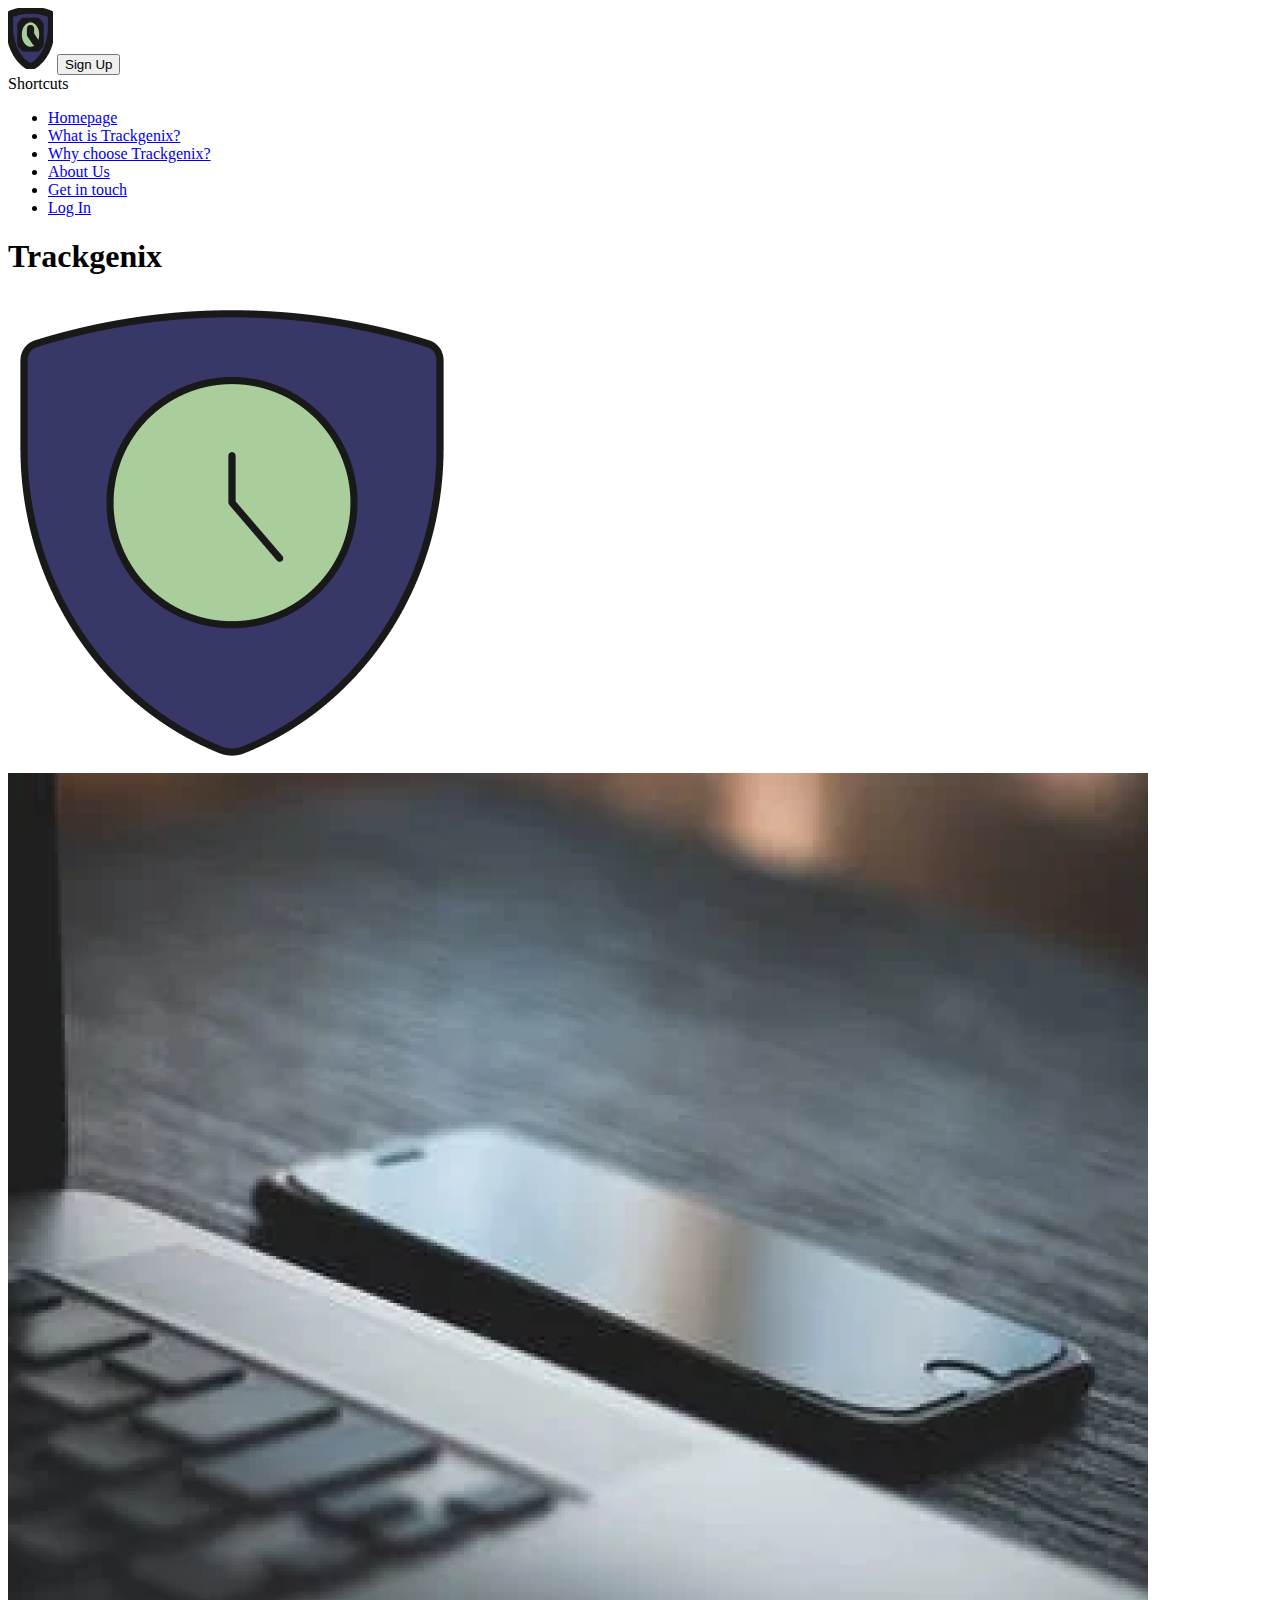
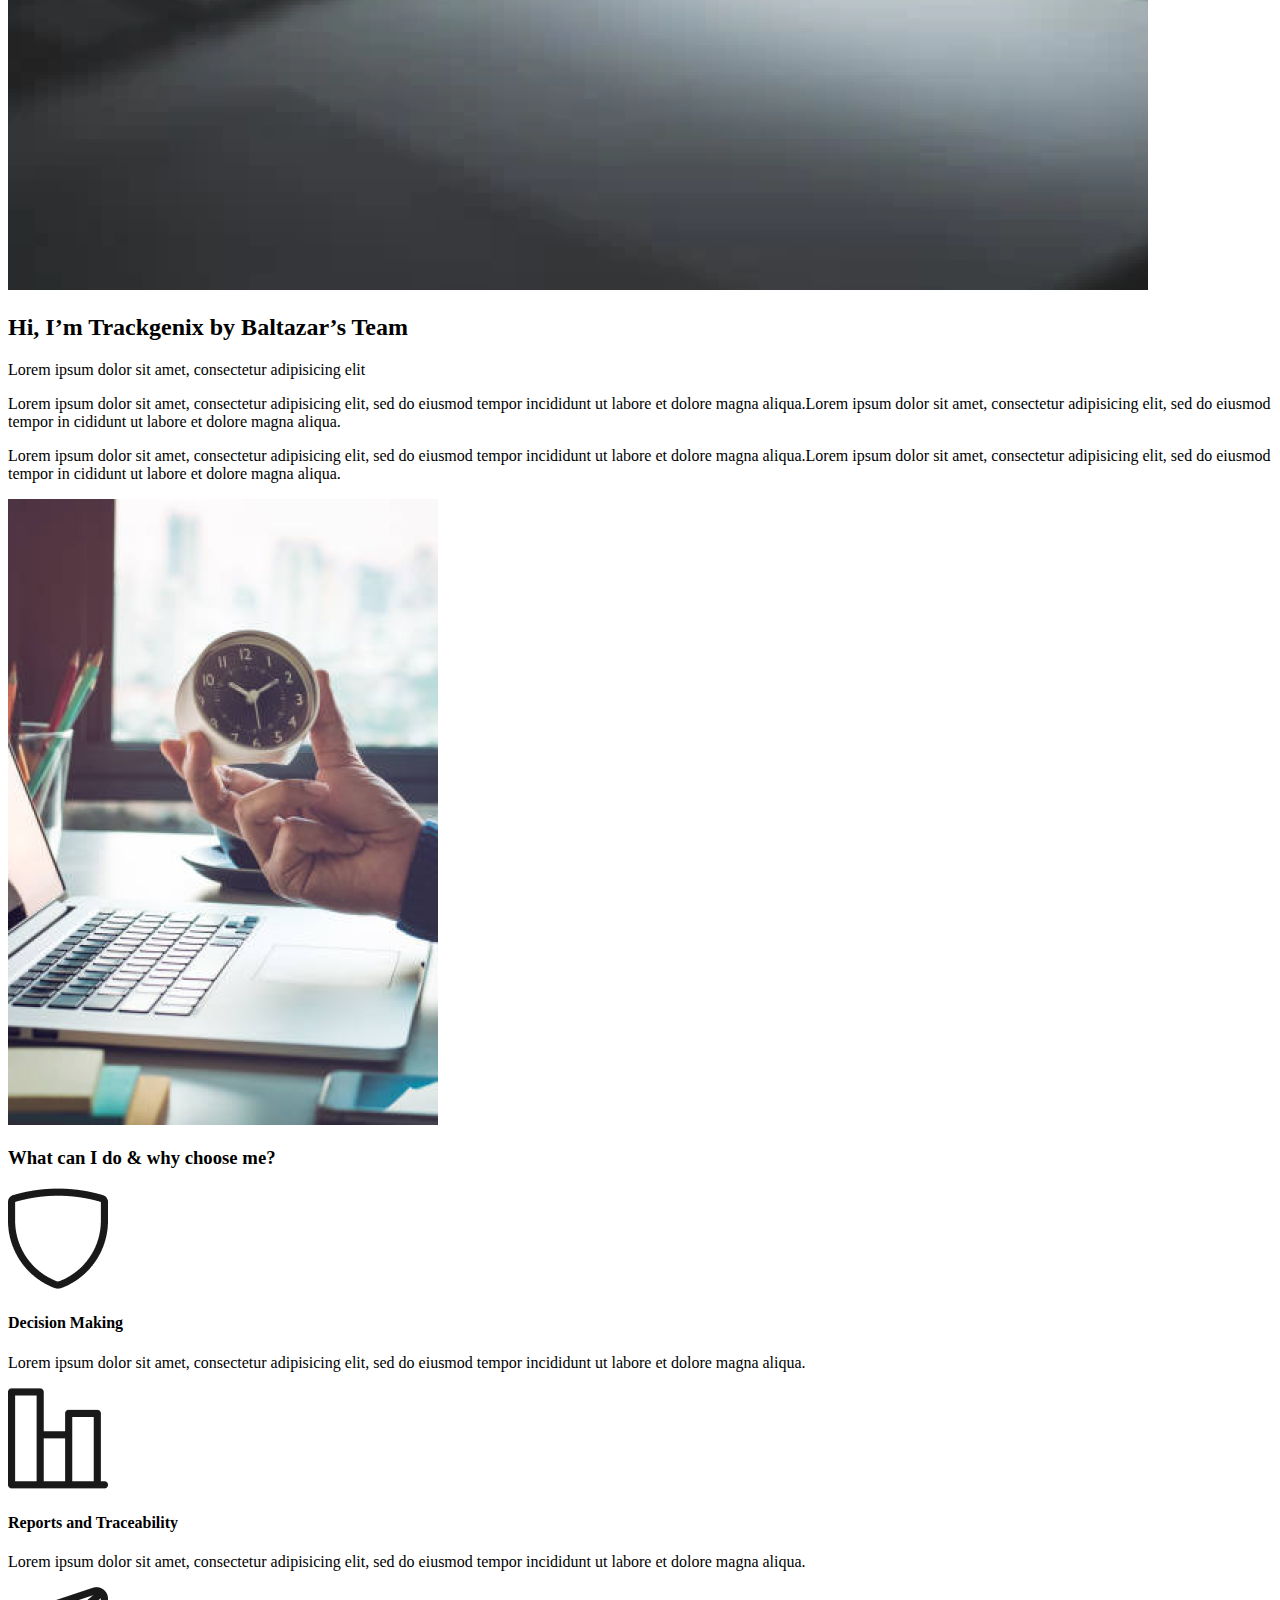
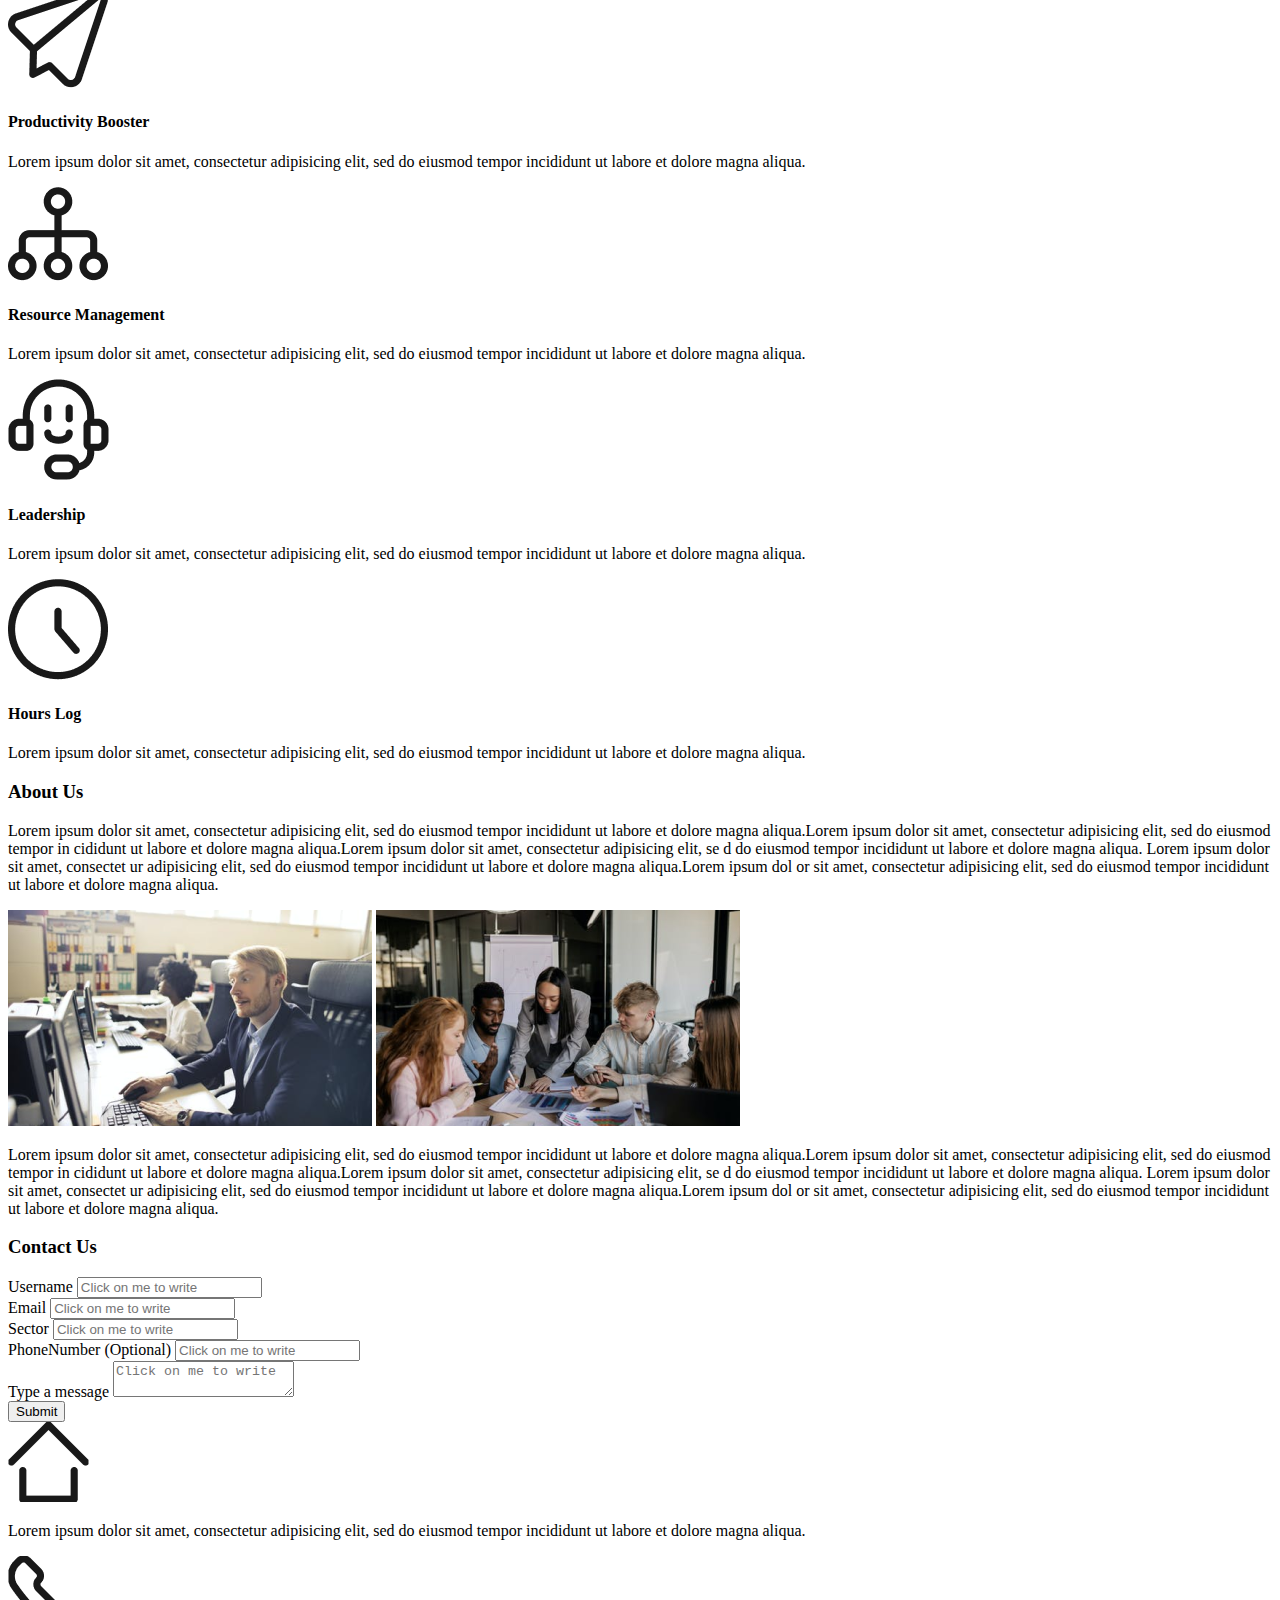
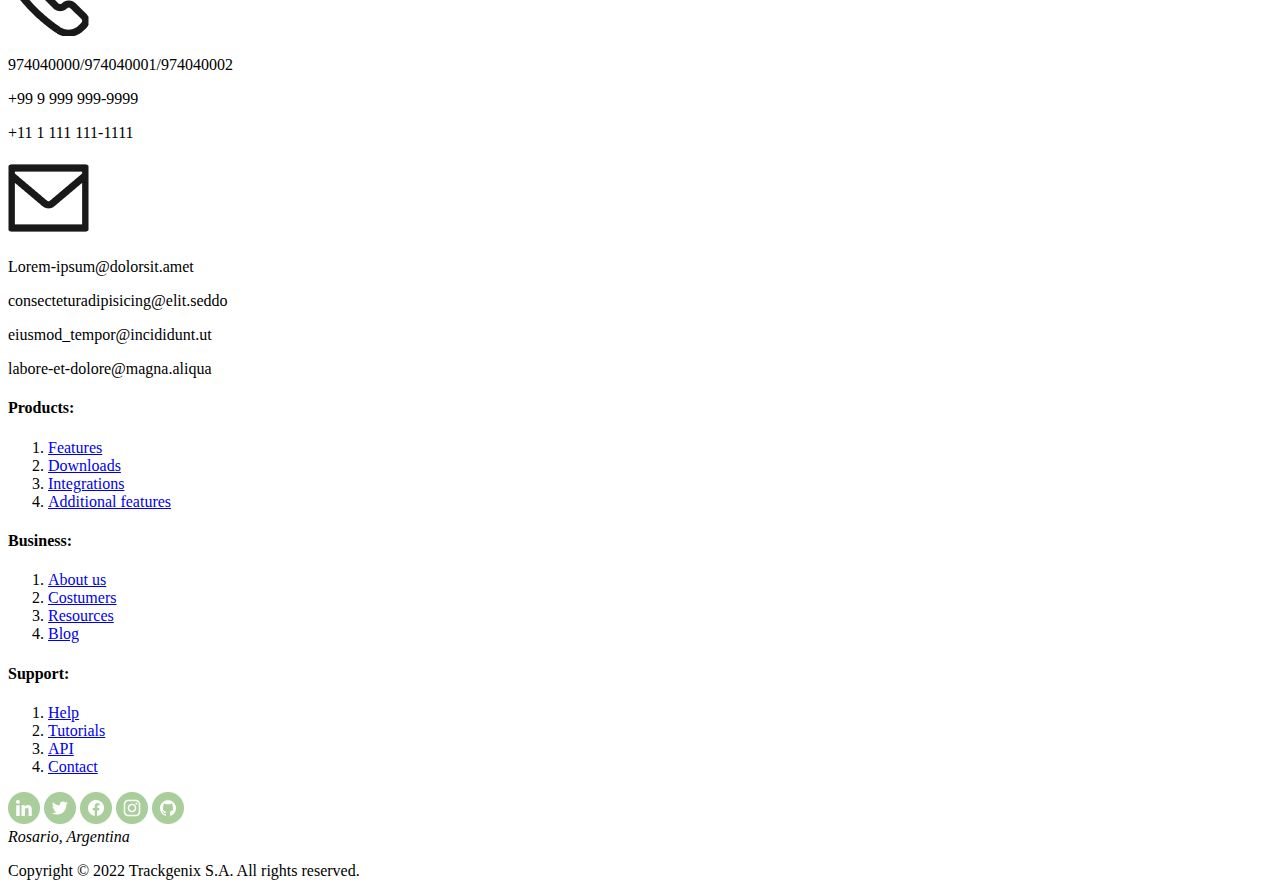
<file: Semana-01/index.html>
<!DOCTYPE html>
<html>
    <head>
        <meta charset="utf-8">
        <meta name="viewport" content="width=device-width, initial-scale=1">
        <title>Trackgenix</title>
    </head>
    <body>
        <header>
            <img src="assets/header-icon.png">
            <button>Sign Up</button>
        </header>
        <aside>
            <nav>
                <div>Shortcuts</div>
                <ul>
                    <li><a href="#home">Homepage</a></li>
                    <li><a href="#im-trackgenix">What is Trackgenix?</a></li>
                    <li><a href="#what-can-i-do">Why choose Trackgenix?</a></li>
                    <li><a href="#about-us">About Us</a></li>
                    <li><a href="#contact-us">Get in touch</a></li>
                    <li><a href=#>Log In</a></li>
                </ul>
            </nav>
        </aside>
        <section id="home">
            <h1>Trackgenix</h1>
            <img src="assets/trackgenix-logo.png">
            <img src="assets/front-image.png">
        </section>
        <!--MAX Characters in line:120-->
        <section id="im-trackgenix">
            <h2>Hi, I’m Trackgenix by Baltazar’s Team</h2>
            <p>
                Lorem ipsum dolor sit amet, consectetur adipisicing elit
            </p>
            <p>
                Lorem ipsum dolor sit amet, consectetur adipisicing elit, sed do eiusmod tempor incididunt ut labore et
                 dolore magna aliqua.Lorem ipsum dolor sit amet, consectetur adipisicing elit, sed do eiusmod tempor in
                 cididunt ut labore et dolore magna aliqua.
            </p>
            <p>
                Lorem ipsum dolor sit amet, consectetur adipisicing elit, sed do eiusmod tempor incididunt ut labore et
                 dolore magna aliqua.Lorem ipsum dolor sit amet, consectetur adipisicing elit, sed do eiusmod tempor in
                 cididunt ut labore et dolore magna aliqua.
            </p>
            <img src="assets/clock.png">
        </section>
        <section id="what-can-i-do">
            <h3>What can I do & why choose me?</h3>
            <img src="assets/shield-icon.png">
            <h4>Decision Making</h4>
            <p>
                Lorem ipsum dolor sit amet, consectetur adipisicing elit, sed do eiusmod tempor incididunt ut labore et
                 dolore magna aliqua.
            </p>
            <img src="assets/bars-icon.png">
            <h4>Reports and Traceability</h4>
            <p>
                Lorem ipsum dolor sit amet, consectetur adipisicing elit, sed do eiusmod tempor incididunt ut labore et
                 dolore magna aliqua.
            </p>
            <img src="assets/productivity-icon.png">
            <h4>Productivity Booster</h4>
            <p>
                Lorem ipsum dolor sit amet, consectetur adipisicing elit, sed do eiusmod tempor incididunt ut labore et
                 dolore magna aliqua.
            </p>
            <img src="assets/network-icon.png">
            <h4>Resource Management</h4>
            <p>
                Lorem ipsum dolor sit amet, consectetur adipisicing elit, sed do eiusmod tempor incididunt ut labore et
                 dolore magna aliqua.
            </p>
            <img src="assets/leadership-icon.png">
            <h4>Leadership</h4>
            <p>
                Lorem ipsum dolor sit amet, consectetur adipisicing elit, sed do eiusmod tempor incididunt ut labore et
                 dolore magna aliqua.
            </p>
            <img src="assets/clock-icon.png">
            <h4>Hours Log</h4>
            <p>
                Lorem ipsum dolor sit amet, consectetur adipisicing elit, sed do eiusmod tempor incididunt ut labore et
                 dolore magna aliqua.
            </p>
        </section>
        <section id="about-us">
            <h3>About Us</h3>
            <p>
                Lorem ipsum dolor sit amet, consectetur adipisicing elit, sed do eiusmod tempor incididunt ut labore et
                 dolore magna aliqua.Lorem ipsum dolor sit amet, consectetur adipisicing elit, sed do eiusmod tempor in
                 cididunt ut labore et dolore magna aliqua.Lorem ipsum dolor sit amet, consectetur adipisicing elit, se
                 d do eiusmod tempor incididunt ut labore et dolore magna aliqua. Lorem ipsum dolor sit amet, consectet
                 ur adipisicing elit, sed do eiusmod tempor incididunt ut labore et dolore magna aliqua.Lorem ipsum dol
                 or sit amet, consectetur adipisicing elit, sed do eiusmod tempor incididunt ut labore et dolore magna 
                 aliqua.
            </p>
            <img src="assets/aboutus-1.png">
            <img src="assets/aboutus-2.png">
            <p>
                Lorem ipsum dolor sit amet, consectetur adipisicing elit, sed do eiusmod tempor incididunt ut labore et
                 dolore magna aliqua.Lorem ipsum dolor sit amet, consectetur adipisicing elit, sed do eiusmod tempor in
                 cididunt ut labore et dolore magna aliqua.Lorem ipsum dolor sit amet, consectetur adipisicing elit, se
                 d do eiusmod tempor incididunt ut labore et dolore magna aliqua. Lorem ipsum dolor sit amet, consectet
                 ur adipisicing elit, sed do eiusmod tempor incididunt ut labore et dolore magna aliqua.Lorem ipsum dol
                 or sit amet, consectetur adipisicing elit, sed do eiusmod tempor incididunt ut labore et dolore magna 
                 aliqua.
            </p>
        </section>
        <section id="contact-us">
            <h3>Contact Us</h3>
            <!--fieldset-->
            <form>
                <div>
                    <label for="username">Username</label>
                    <input type="text" id="username" name="username" placeholder="Click on me to write">
                </div>
                <div>
                    <label for="email">Email</label>
                    <input type="email" id="email" name="email" placeholder="Click on me to write">
                </div>
                <div>
                    <label for="sector">Sector</label>
                    <input type="text" id="sector" name="sector" placeholder="Click on me to write">
                </div>
                <div>
                    <label for="phone-number">PhoneNumber (Optional)</label>
                    <input type="text" id="phone-number" name="phone-number" placeholder="Click on me to write">
                </div>
                <div>
                    <label for="message">Type a message</label>
                    <textarea id="message" name="message" placeholder="Click on me to write"></textarea>
                </div>
                <input type="submit" value="Submit">
            </form>
            <img src="assets/home-icon.png">
            <p>
                Lorem ipsum dolor sit amet, consectetur adipisicing elit, sed do eiusmod tempor incididunt ut labore et
                 dolore magna aliqua.
            </p>
            <img src="assets/phone-icon.png">
            <p>974040000/974040001/974040002</p>
            <p>+99 9 999 999-9999</p>
            <p>+11 1 111 111-1111</p>
            <img src="assets/mail-icon.png">
            <p>Lorem-ipsum@dolorsit.amet</p>
            <p>consecteturadipisicing@elit.seddo</p>
            <p>eiusmod_tempor@incididunt.ut</p>
            <p>labore-et-dolore@magna.aliqua</p>
            <h4>Products:</h4>
            <ol>
                <li><a href="#" target="_blank">Features</a></li>
                <li><a href="#" target="_blank">Downloads</a></li>
                <li><a href="#" target="_blank">Integrations</a></li>
                <li><a href="#" target="_blank">Additional features</a></li>
            </ol>
            <h4>Business:</h4>
            <ol>
                <li><a href="#" target="_blank">About us</a></li>
                <li><a href="#" target="_blank">Costumers</a></li>
                <li><a href="#" target="_blank">Resources</a></li>
                <li><a href="#" target="_blank">Blog</a></li>
            </ol>
            <h4>Support:</h4>
            <ol>
                <li><a href="#" target="_blank">Help</a></li>
                <li><a href="#" target="_blank">Tutorials</a></li>
                <li><a href="#" target="_blank">API</a></li>
                <li><a href="#" target="_blank">Contact</a></li>
            </ol>
        </section>
        <footer>
            <a href="#" target="_blank"><img src="assets/linkedin-icon.png"></a>
            <a href="#" target="_blank"><img src="assets/twitter-icon.png"></a>
            <a href="#" target="_blank"><img src="assets/fb-icon.png"></a>
            <a href="#" target="_blank"><img src="assets/ig-icon.png"></a>
            <a href="#" target="_blank"><img src="assets/github-icon.png"></a>
            <address>Rosario, Argentina</address>
            <p>Copyright © 2022 Trackgenix S.A. All rights reserved.</p>
        </footer>
    </body>
</html>
</file>
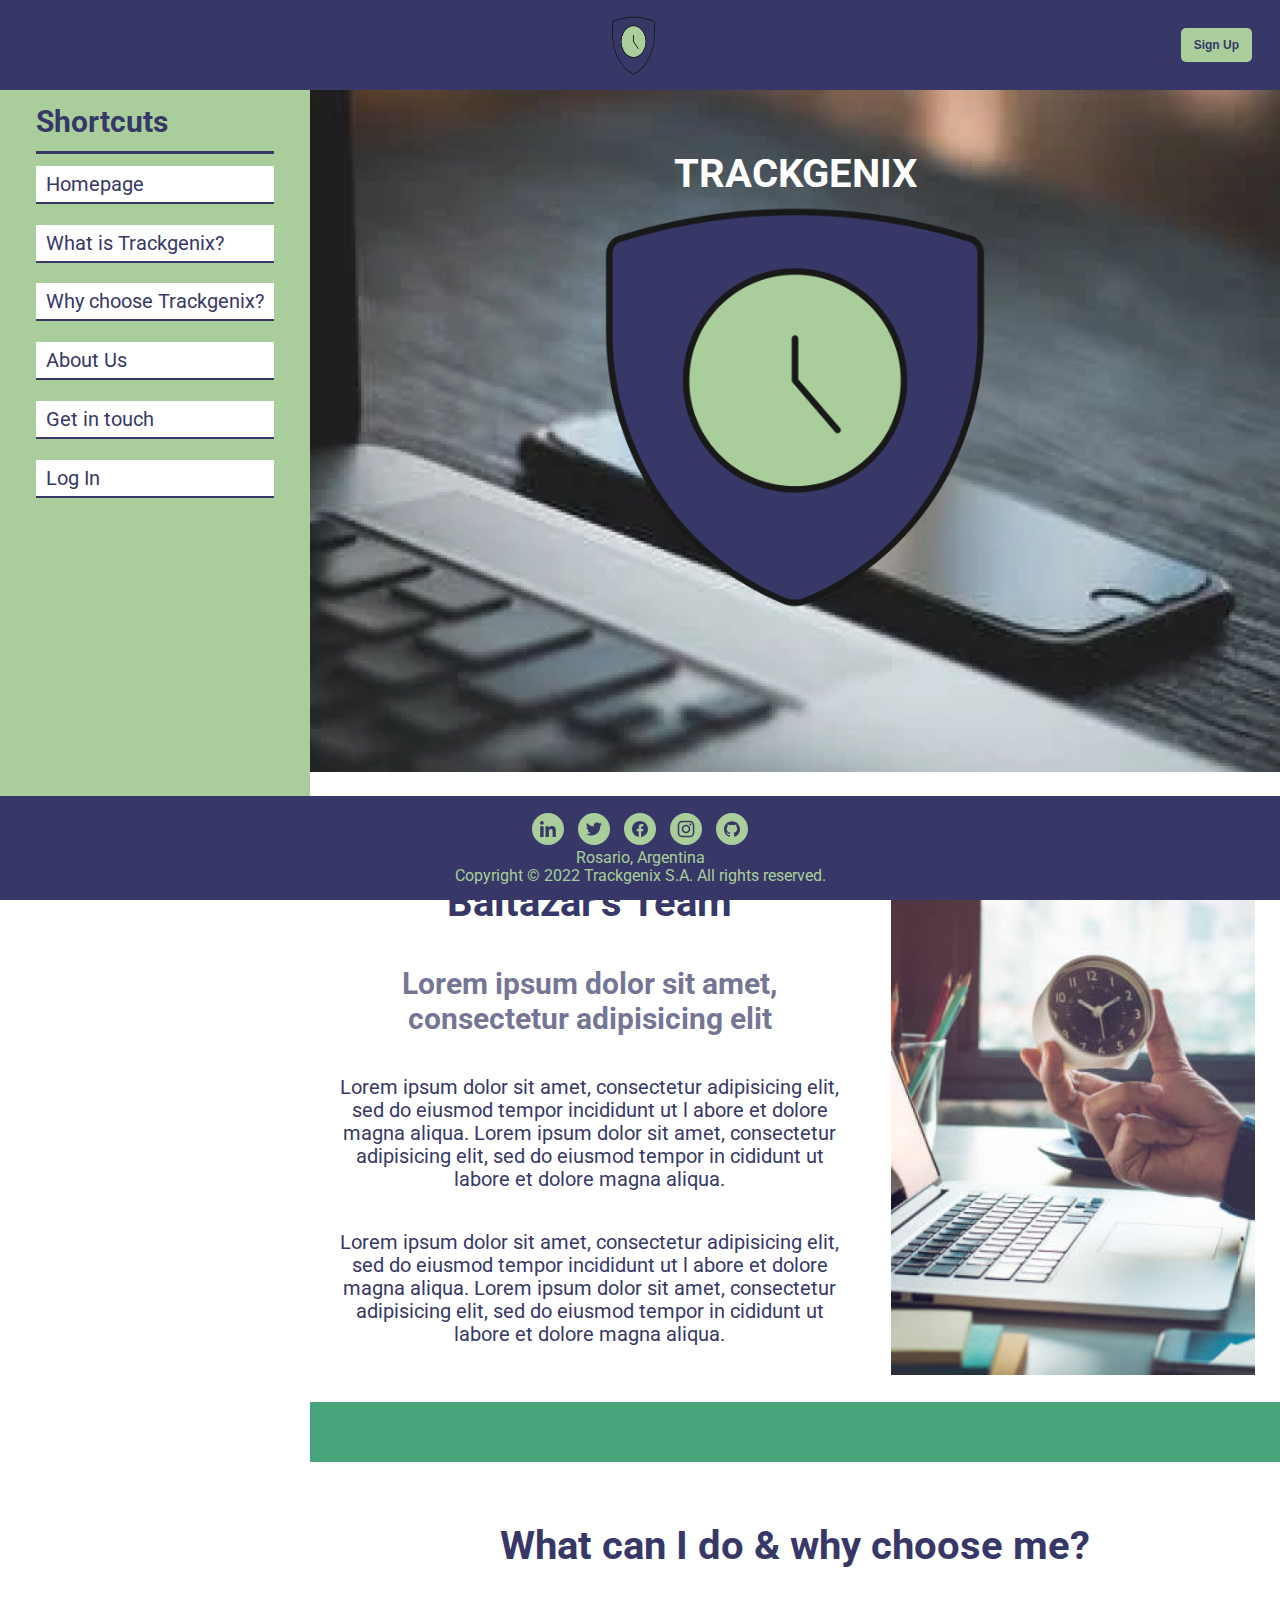
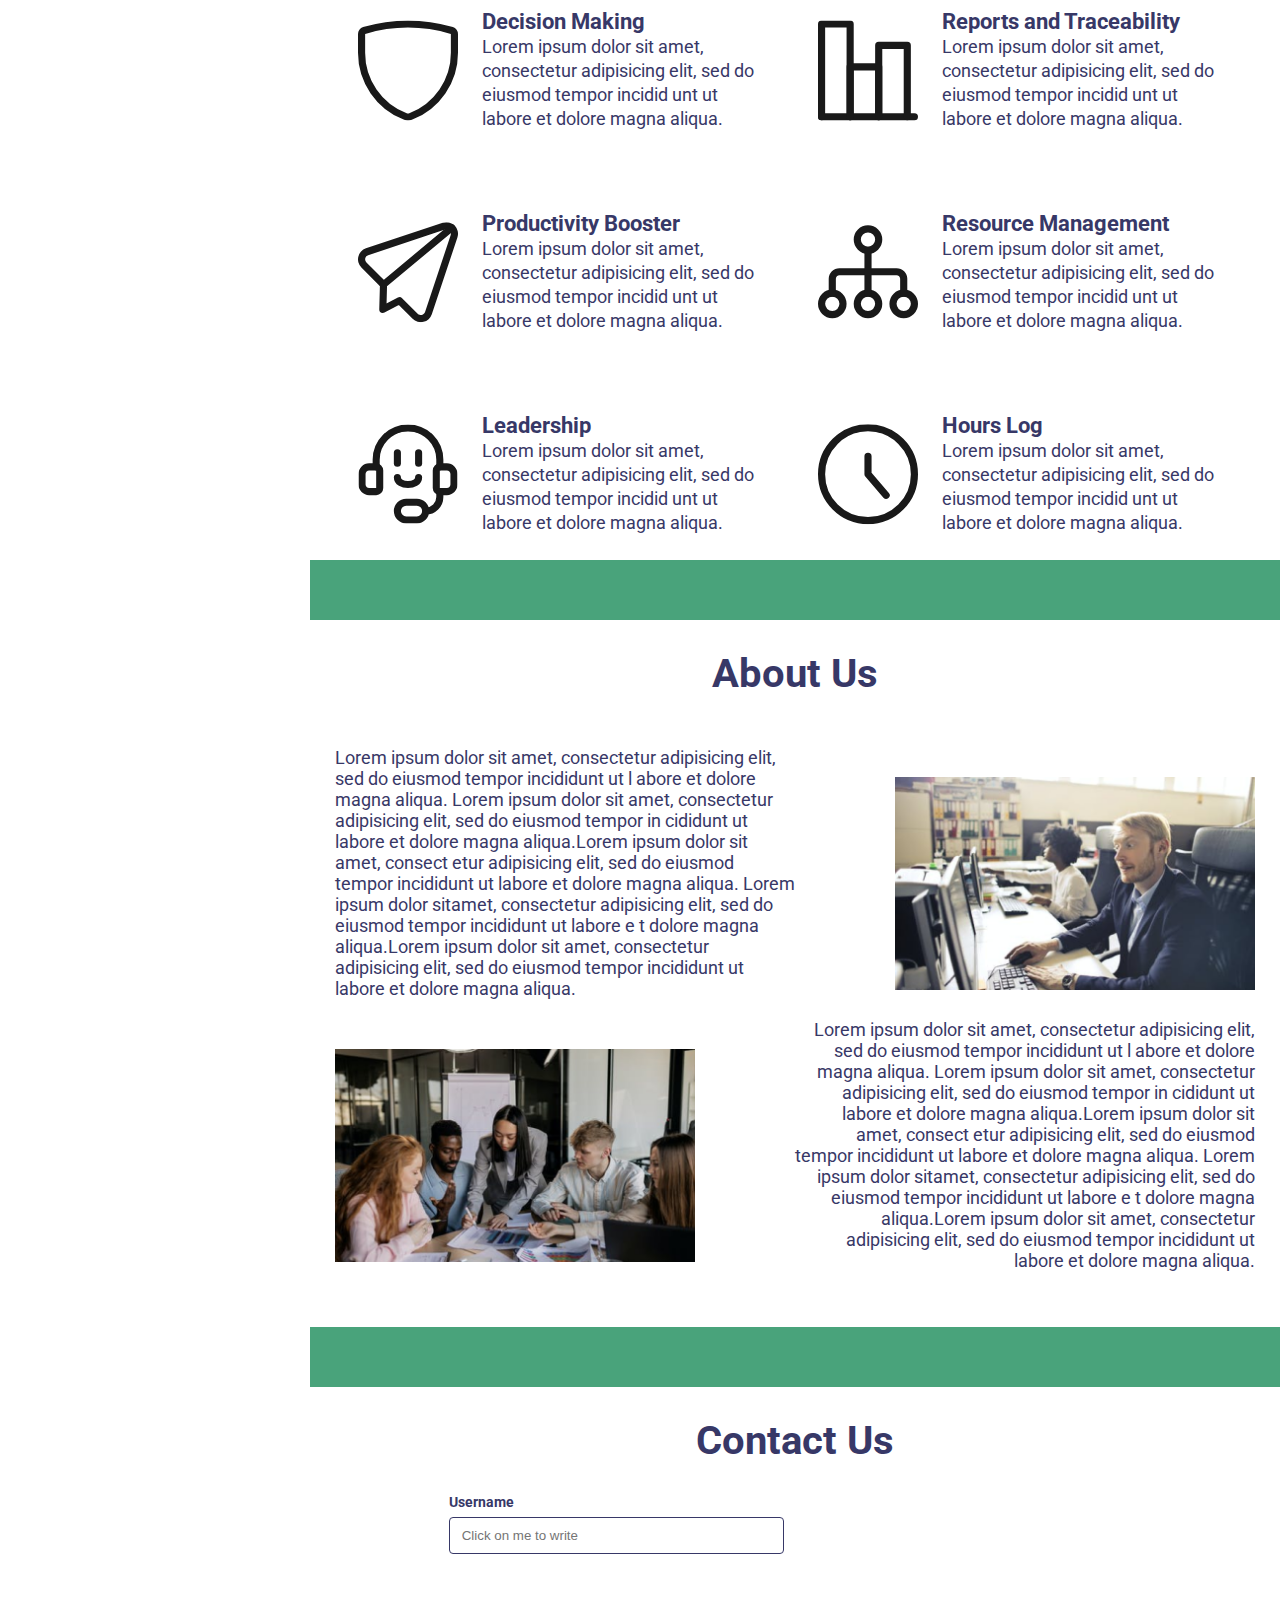
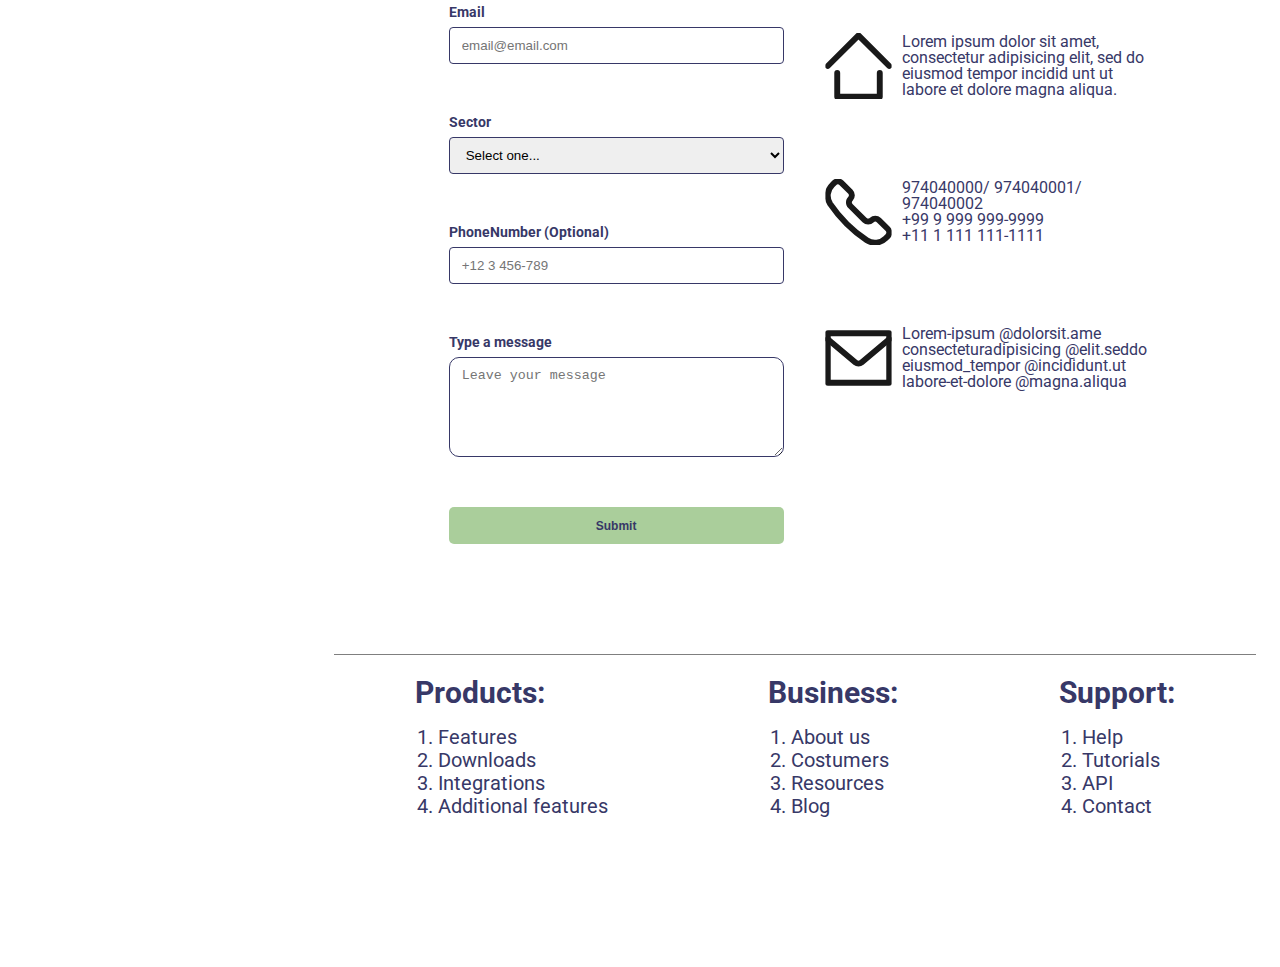
<file: semana-04/index.html>
<!DOCTYPE html>
<html lang="en">
    <head>
        <!--HTML5 tags-->
        <meta charset="UTF-8">
        <meta http-equiv="X-UA-Compatible" content="IE=edge">
        <meta name="viewport" content="width=device-width, initial-scale=1.0">
        <!--end HTML5 tags-->
        <!--CSS imports-->
        <link rel="stylesheet" type="text/css" href="./css/reset.css">
        <link rel="stylesheet" type="text/css" href="./css/styles.css">
        <link rel="stylesheet" type="text/css" href="./css/header.css">
        <link rel="stylesheet" type="text/css" href="./css/main.css">
        <link rel="stylesheet" type="text/css" href="./css/footer.css">
        <link rel="stylesheet" type="text/css" href="./css/sidebar.css">
        <!--end CSS imports-->
        <!--Imported fonts-->
        <link rel="preconnect" href="https://fonts.googleapis.com">
        <link rel="preconnect" href="https://fonts.gstatic.com" crossorigin>
        <link href="https://fonts.googleapis.com/css2?family=Roboto:wght@400;500;700&display=swap" rel="stylesheet">
        <!--end Imported fonts-->
        <title>Trackgenix</title>
    </head>
    <body>
        <header>
            <button class="burger-button"><img src="./assets/icons/burger.svg"></button>
            <img src="./assets/icons/logo.png" class="header-logo">
            <button class="sign-up">Sign Up</button>
        </header>
        <aside>
            <nav>
                <div>Shortcuts</div>
                <ul>
                    <li>
                        <a href="#home">Homepage</a>
                    </li>
                    <li>
                        <a href="#im-trackgenix">What is Trackgenix?</a>
                    </li>
                    <li>
                        <a href="#what-can-i-do">Why choose Trackgenix?</a>
                    </li>
                    <li>
                        <a href="#about-us">About Us</a>
                    </li>
                    <li>
                        <a href="#contact-us">Get in touch</a>
                    </li>
                    <li>
                        <a href=#>Log In</a>
                    </li>
                </ul>
            </nav>
        </aside>
        <main>
            <section id="home">
                <h1 class="heading-1">Trackgenix</h1>
                <img class="img-proportion" src="./assets/icons/logo.png" alt="Trackgenix logo: clock inside a shield">
            </section>
            <section id="im-trackgenix">
                <div class="container">
                    <h2 class="heading-1">Hi, I’m Trackgenix by Baltazar’s Team</h2>
                    <p class="heading-2">
                        Lorem ipsum dolor sit amet, consectetur adipisicing elit
                    </p>
                    <p class="content-text-1">
                        Lorem ipsum dolor sit amet, consectetur adipisicing elit, sed do eiusmod tempor incididunt ut l
                        abore et dolore magna aliqua. Lorem ipsum dolor sit amet, consectetur adipisicing elit, sed do
                        eiusmod tempor in cididunt ut labore et dolore magna aliqua.
                    </p>
                    <p class="content-text-1">
                        Lorem ipsum dolor sit amet, consectetur adipisicing elit, sed do eiusmod tempor incididunt ut l
                        abore et dolore magna aliqua. Lorem ipsum dolor sit amet, consectetur adipisicing elit, sed do
                        eiusmod tempor in cididunt ut labore et dolore magna aliqua.
                    </p>
                </div>
                <img class="img-proportion" src="./assets/clock.png" alt="Hand holding a clock.">
            </section>
            <section id="what-can-i-do">
                <h3 class="heading-1">What can I do & why choose me?</h3>
                <div class="container">
                    <div class="i-can-do-box">
                        <img class="img-proportion" src="./assets/icons/decision-making.svg" alt="Shield picture.">
                        <div class="i-can-do-text">
                            <h4 class="heading-2">Decision Making</h4>
                            <p class="content-text-2">
                                Lorem ipsum dolor sit amet, consectetur adipisicing elit, sed do eiusmod tempor incidid
                                unt ut labore et dolore magna aliqua.
                            </p>
                        </div>
                    </div>
                    <div class="i-can-do-box">
                        <img class="img-proportion" src="./assets/icons/reports.svg" alt="Bars graph picture.">
                        <div class="i-can-do-text">
                            <h4 class="heading-2">Reports and Traceability</h4>
                            <p class="content-text-2">
                                Lorem ipsum dolor sit amet, consectetur adipisicing elit, sed do eiusmod tempor incidid
                                unt ut labore et dolore magna aliqua.
                            </p>
                        </div>                    
                    </div>
                    <div class="i-can-do-box">
                        <img class="img-proportion" src="./assets/icons/productivity-booster.svg" alt="Plane picure.">
                        <div class="i-can-do-text">
                            <h4 class="heading-2">Productivity Booster</h4>
                            <p class="content-text-2">
                                Lorem ipsum dolor sit amet, consectetur adipisicing elit, sed do eiusmod tempor incidid
                                unt ut labore et dolore magna aliqua.
                            </p>
                        </div>
                    </div>
                    <div class="i-can-do-box">
                        <img class="img-proportion" src="./assets/icons/resource-management.svg" alt="Resources chart">
                        <div class="i-can-do-text">
                            <h4 class="heading-2">Resource Management</h4>
                            <p class="content-text-2">
                                Lorem ipsum dolor sit amet, consectetur adipisicing elit, sed do eiusmod tempor incidid
                                unt ut labore et dolore magna aliqua.
                            </p>
                        </div>
                    </div>
                    <div class="i-can-do-box">
                        <img class="img-proportion" src="./assets/icons/leadership.svg" alt="Comunication picture.">
                        <div class="i-can-do-text">
                            <h4 class="heading-2">Leadership</h4>
                            <p class="content-text-2">
                                Lorem ipsum dolor sit amet, consectetur adipisicing elit, sed do eiusmod tempor incidid
                                unt ut labore et dolore magna aliqua.
                            </p>
                        </div>
                    </div>
                    <div class="i-can-do-box">
                        <img class="img-proportion" src="./assets/icons/hours-log.svg" alt="Clock picture.">
                        <div class="i-can-do-text">
                            <h4 class="heading-2">Hours Log</h4>
                            <p class="content-text-2">
                                Lorem ipsum dolor sit amet, consectetur adipisicing elit, sed do eiusmod tempor incidid
                                unt ut labore et dolore magna aliqua.
                            </p>
                        </div>
                    </div>
                </div>
            </section>
            <section id="about-us">
                <h3 class="heading-1">About Us</h3>
                <div class="container">
                    <p class="content-text-2">
                        Lorem ipsum dolor sit amet, consectetur adipisicing elit, sed do eiusmod tempor incididunt ut l
                        abore et dolore magna aliqua. Lorem ipsum dolor sit amet, consectetur adipisicing elit, sed do
                        eiusmod tempor in cididunt ut labore et dolore magna aliqua.Lorem ipsum dolor sit amet, consect
                        etur adipisicing elit, sed do eiusmod tempor incididunt ut labore et dolore magna aliqua. Lorem
                        ipsum dolor sitamet, consectetur adipisicing elit, sed do eiusmod tempor incididunt ut labore e
                        t dolore magna aliqua.Lorem ipsum dolor sit amet, consectetur adipisicing elit, sed do eiusmod
                        tempor incididunt ut labore et dolore magna aliqua.
                    </p>
                    <img class="img-proportion" src="./assets/aboutus-1.png" alt="People working on computers.">
                    <img class="img-proportion" src="./assets/aboutus-2.png" alt="Group of co-workers in a meeting.">
                    <p class="content-text-2">
                        Lorem ipsum dolor sit amet, consectetur adipisicing elit, sed do eiusmod tempor incididunt ut l
                        abore et dolore magna aliqua. Lorem ipsum dolor sit amet, consectetur adipisicing elit, sed do
                        eiusmod tempor in cididunt ut labore et dolore magna aliqua.Lorem ipsum dolor sit amet, consect
                        etur adipisicing elit, sed do eiusmod tempor incididunt ut labore et dolore magna aliqua. Lorem
                        ipsum dolor sitamet, consectetur adipisicing elit, sed do eiusmod tempor incididunt ut labore e
                        t dolore magna aliqua.Lorem ipsum dolor sit amet, consectetur adipisicing elit, sed do eiusmod
                        tempor incididunt ut labore et dolore magna aliqua.
                    </p>
                </div>    
            </section>
            <section id="contact-us">
                <h3 class="heading-1">Contact Us</h3>
                <div class="container">
                    <form>
                        <div class="data">
                            <label for="username">Username</label>
                            <input id="username" type="text" name="username" placeholder="Click on me to write">
                        </div>
                        <div class="data">
                            <label for="email">Email</label>
                            <input id="email" type="email" name="email" placeholder="email@email.com">
                        </div>
                        <div class="data">
                            <label for="sector">Sector</label>
                            <select id="sector" name="sector">
                                <option>Select one...</option>
                                <option value="admin">Administration</option>
                                <option value="pm">Management</option>
                                <option value="employee">Developer Team</option>
                            </select>
                        </div>
                        <div class="data">
                            <label for="phone-number">PhoneNumber (Optional)</label>
                            <input id="phone-number" type="number" name="phone-number" placeholder="+12 3 456-789">
                        </div>
                        <div class="data">
                            <label for="message">Type a message</label>
                            <textarea id="message" name="message" placeholder="Leave your message"></textarea>
                        </div>
                        <input id="submit" type="submit" value="Submit">
                    </form>
                    <address>
                        <div>
                            <img src="./assets/icons/address.svg" alt="House picture.">
                            <p>
                                Lorem ipsum dolor sit amet, consectetur adipisicing elit, sed do eiusmod tempor incidid
                                unt ut labore et dolore magna aliqua.
                            </p>
                        </div>
                        <div>
                            <img src="./assets/icons/phone.svg" alt="Phone picture.">
                            <ul>
                                <li>974040000/ 974040001/ 974040002</li>
                                <li>+99 9 999 999-9999</li>
                                <li>+11 1 111 111-1111</li>
                            </ul>
                        </div>
                        <div>
                            <img src="./assets/icons/mail.svg" alt="Mail envelope.">
                            <ul>
                                <li>Lorem-ipsum @dolorsit.ame</li>
                                <li>consecteturadipisicing @elit.seddo</li>
                                <li>eiusmod_tempor @incididunt.ut</li>
                                <li>labore-et-dolore @magna.aliqua</li>
                            </ul>
                        </div>
                    </address>
                </div>
                <div class="pbs">
                    <div>
                        <h4 class="heading-2">Products:</h4>
                        <ol class="content-text-1">
                            <li>
                                <a href="#">Features</a>
                            </li>
                            <li>
                                <a href="#">Downloads</a>
                            </li>
                            <li>
                                <a href="#">Integrations</a>
                            </li>
                            <li>
                                <a href="#">Additional features</a>
                            </li>
                        </ol>
                    </div>
                    <div>
                        <h4 class="heading-2">Business:</h4>
                        <ol class="content-text-1">
                            <li>
                                <a href="#">About us</a>
                            </li>
                            <li>
                                <a href="#">Costumers</a>
                            </li>
                            <li>
                                <a href="#">Resources</a>
                            </li>
                            <li>
                                <a href="#">Blog</a>
                            </li>
                        </ol>
                    </div>
                    <div>
                        <h4 class="heading-2">Support:</h4>
                        <ol class="content-text-1">
                            <li>
                                <a href="#">Help</a>
                            </li>
                            <li>
                                <a href="#">Tutorials</a>
                            </li>
                            <li>
                                <a href="#">API</a>
                            </li>
                            <li>
                                <a href="#">Contact</a>
                            </li>
                        </ol>
                    </div>
                </div>
            </section>
        </main> 
        <footer>
            <ul>
                <li>
                    <a href="#"><img src="./assets/icons/linkedin.svg" alt="Linkedin icon."></a>
                </li>
                <li>
                    <a href="#"><img src="./assets/icons/twitter.svg" alt="Twitter icon."></a>
                </li>
                <li>
                    <a href="#"><img src="./assets/icons/facebook.svg" alt="Facebook icon."></a>
                </li>
                <li>
                    <a href="#"><img src="./assets/icons/instagram.svg" alt="Instagram icon."></a>
                </li>
                <li>
                    <a href="#"><img src="./assets/icons/githab.svg" alt="Github icon."></a>
                </li>        
            </ul>
            <address>Rosario, Argentina</address>
            <p>Copyright © 2022 Trackgenix S.A. All rights reserved.</p>
        </footer>
    </body>
</html>
</file>
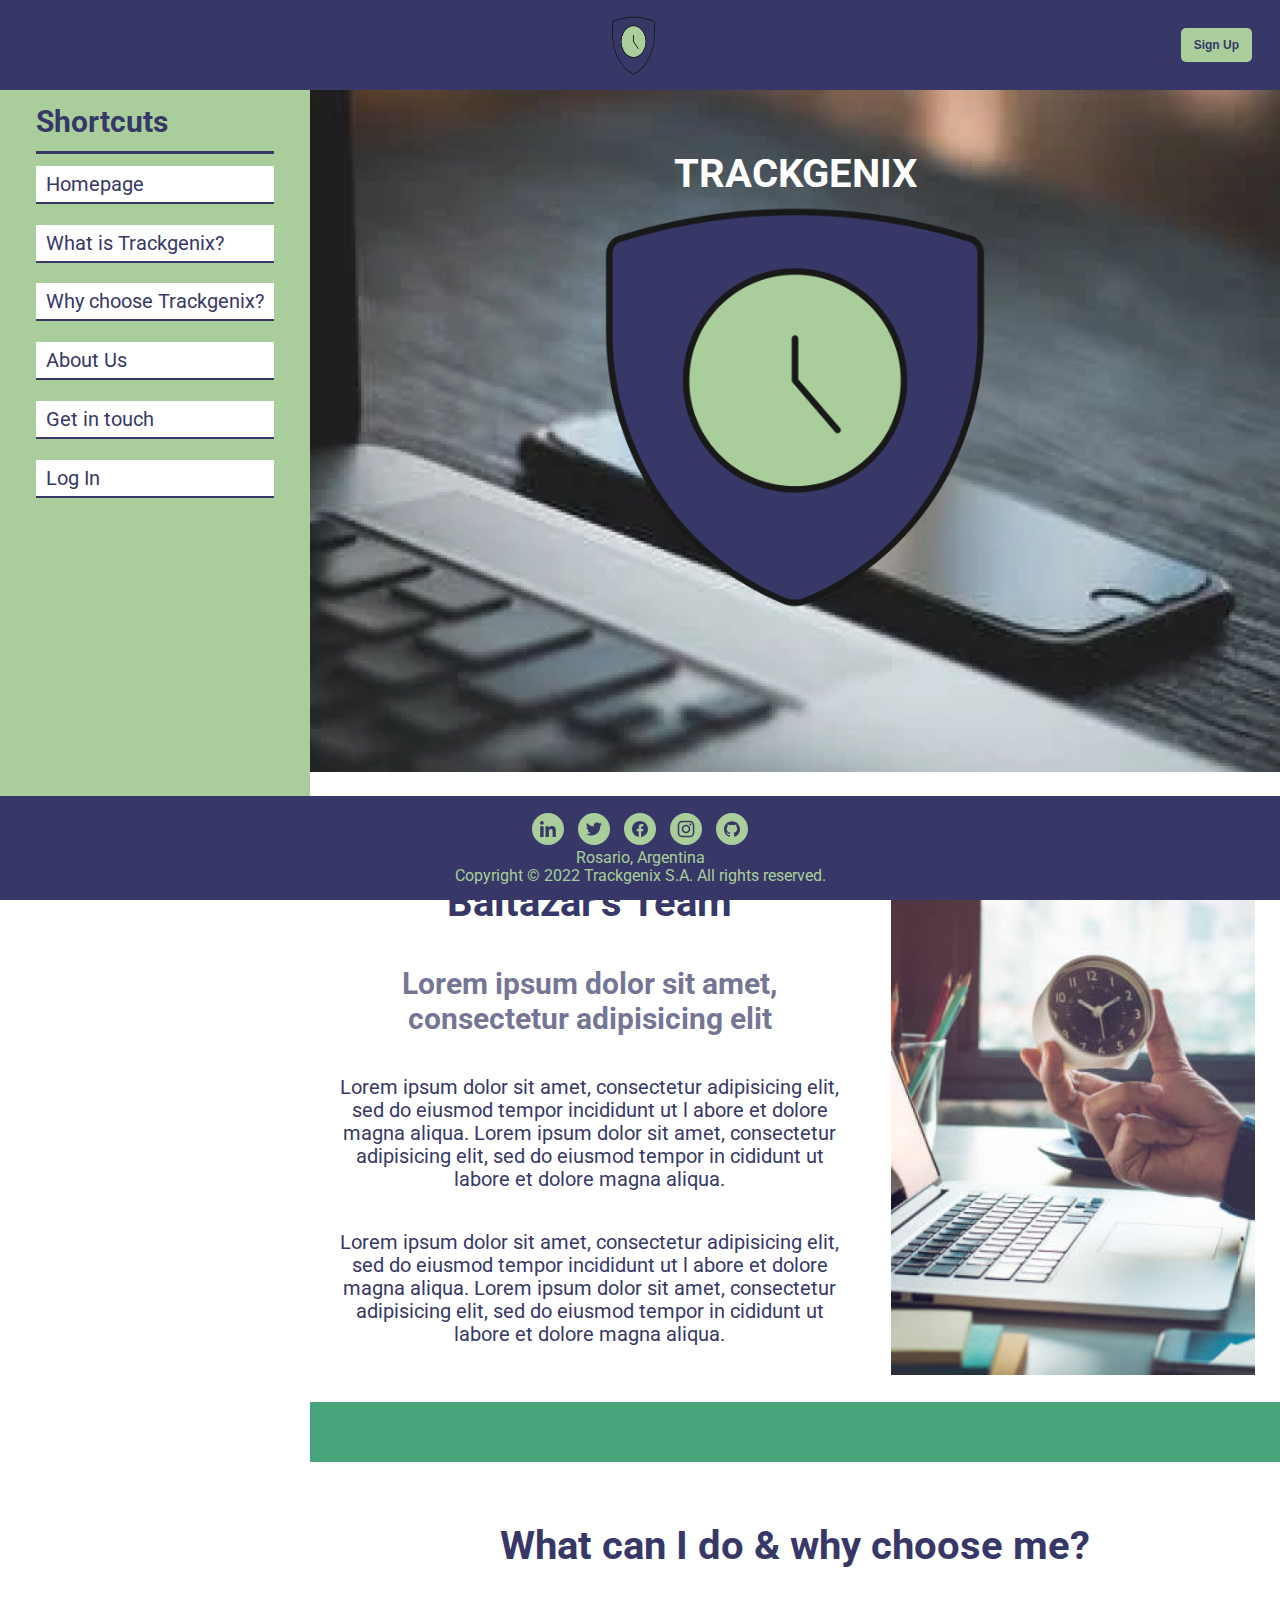
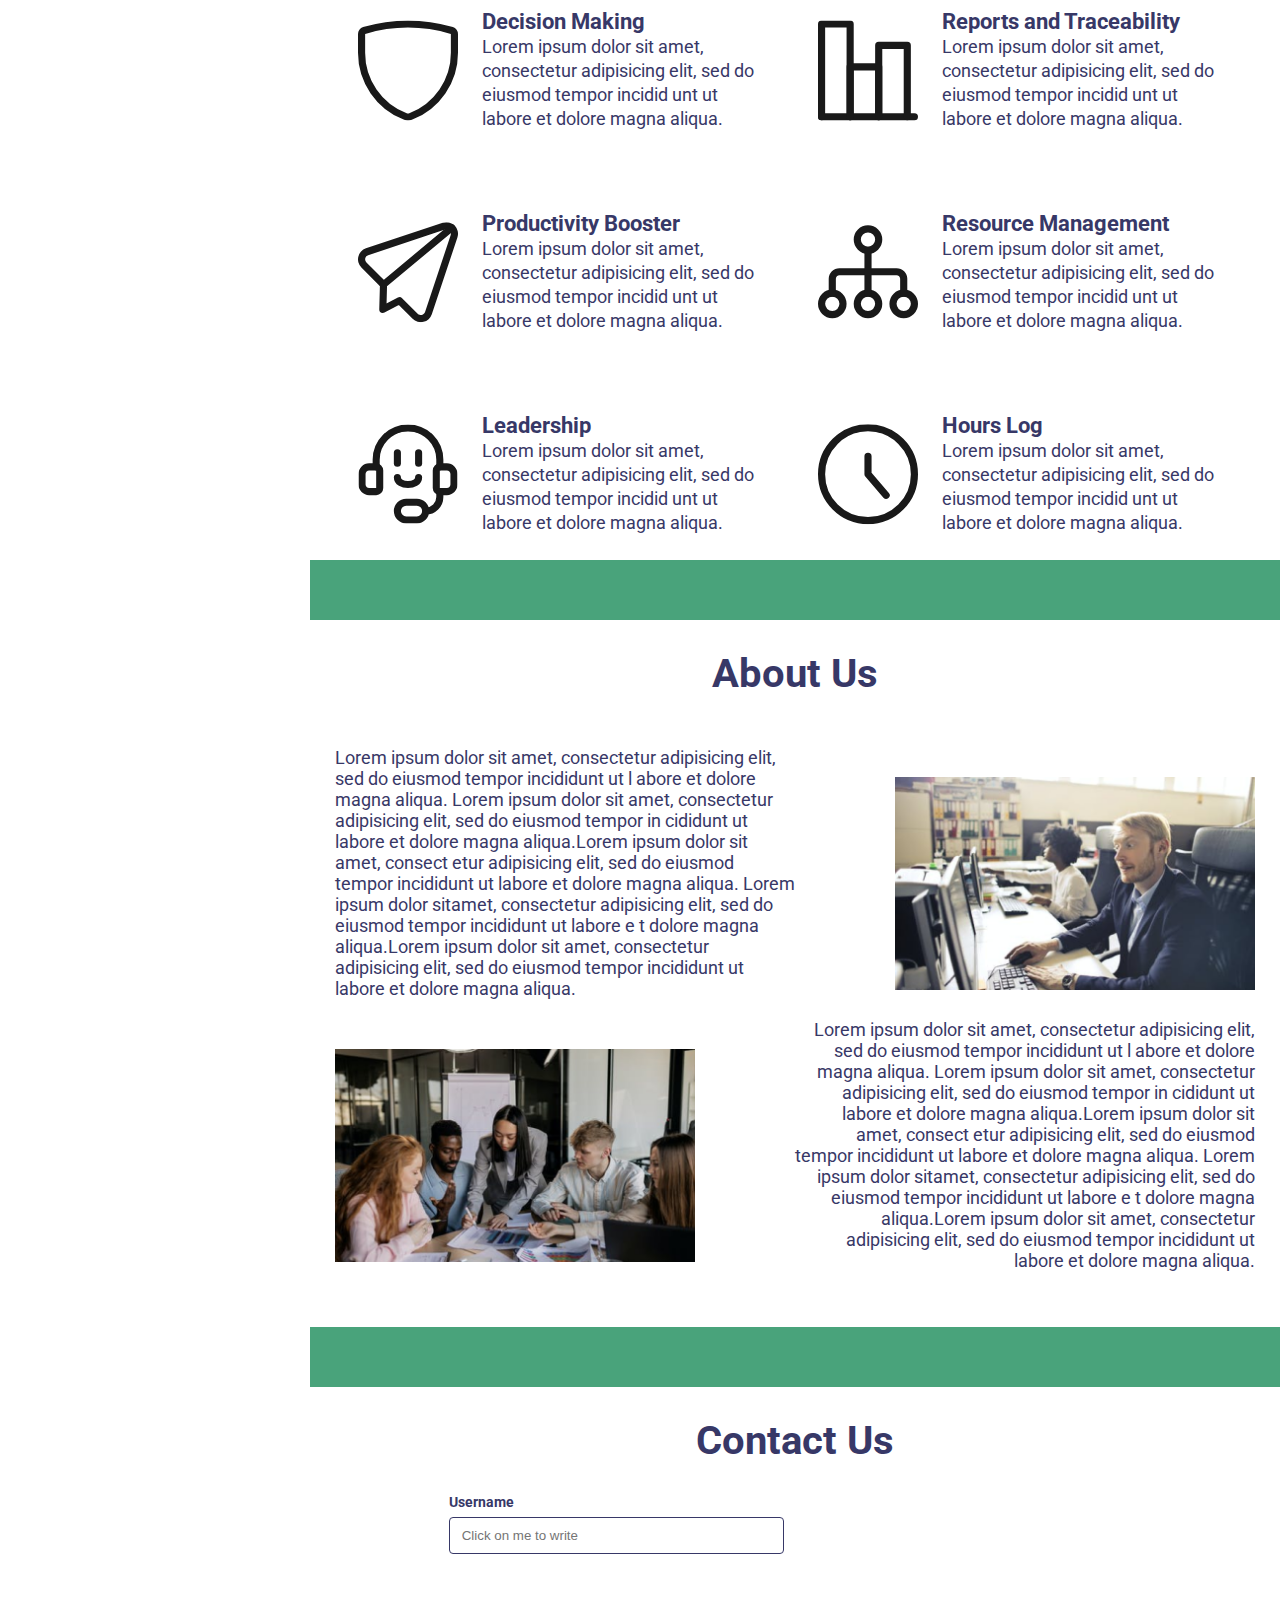
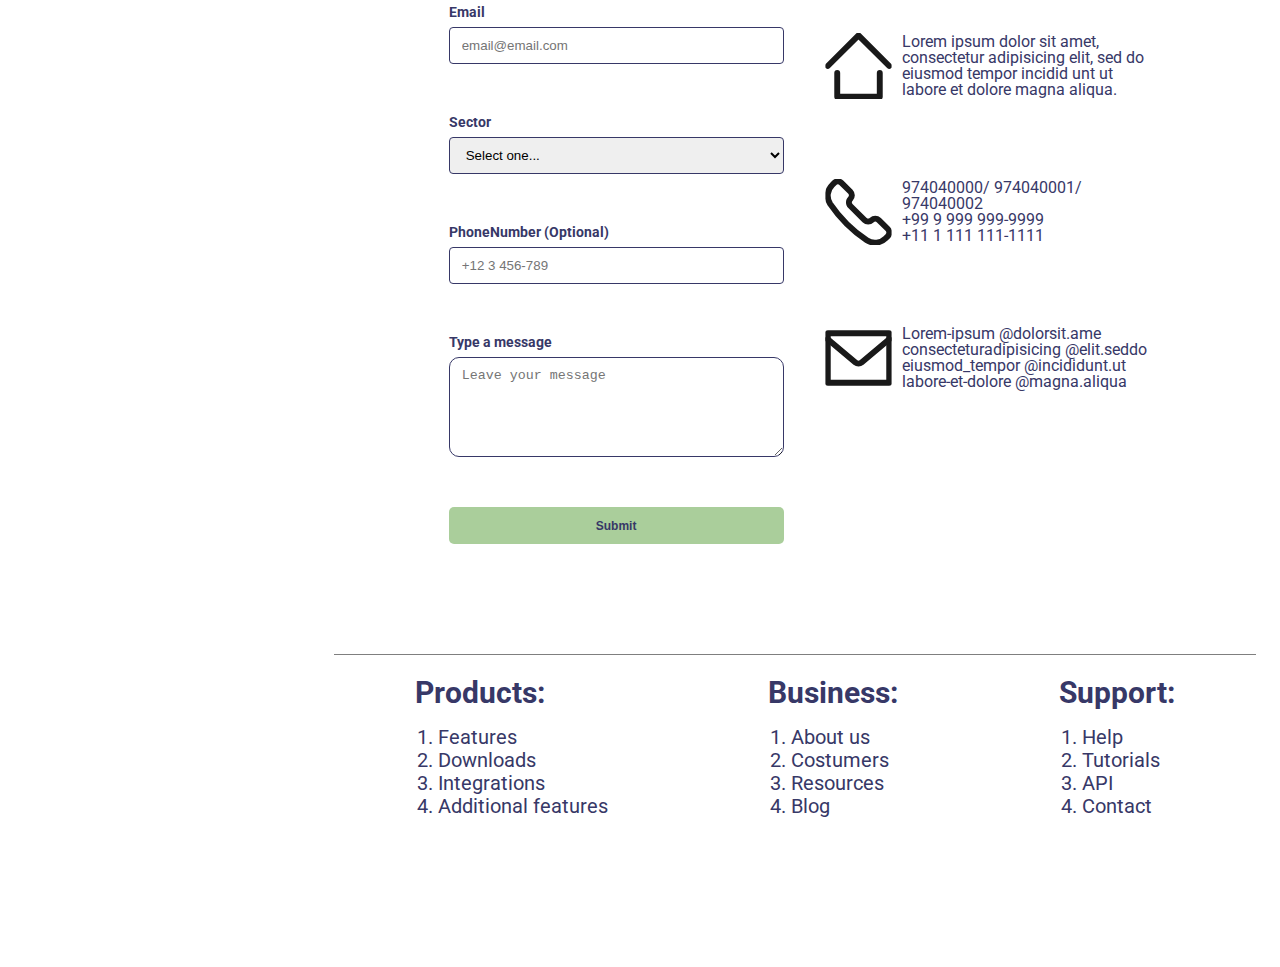
<file: semana-06/index.html>
<!DOCTYPE html>
<html lang="en">
    <head>
        <!--HTML5 tags-->
        <meta charset="UTF-8">
        <meta http-equiv="X-UA-Compatible" content="IE=edge">
        <meta name="viewport" content="width=device-width, initial-scale=1.0">
        <!--end HTML5 tags-->
        <!--CSS imports-->
        <link rel="stylesheet" type="text/css" href="./css/reset.css">
        <link rel="stylesheet" type="text/css" href="./css/styles.css">
        <link rel="stylesheet" type="text/css" href="./css/header.css">
        <link rel="stylesheet" type="text/css" href="./css/main.css">
        <link rel="stylesheet" type="text/css" href="./css/footer.css">
        <link rel="stylesheet" type="text/css" href="./css/sidebar.css">
        <!--end CSS imports-->
        <!--Imported fonts-->
        <link rel="preconnect" href="https://fonts.googleapis.com">
        <link rel="preconnect" href="https://fonts.gstatic.com" crossorigin>
        <link href="https://fonts.googleapis.com/css2?family=Roboto:wght@400;500;700&display=swap" rel="stylesheet">
        <!--end Imported fonts-->
        <title>Trackgenix</title>
    </head>
    <body>
        <header>
            <button class="burger-button"><img src="./assets/icons/burger.svg"></button>
            <img src="./assets/img/logo.png" class="header-logo">
            <button class="sign-up">Sign Up</button>
        </header>
        <aside>
            <nav>
                <div>Shortcuts</div>
                <ul>
                    <li>
                        <a href="#home">Homepage</a>
                    </li>
                    <li>
                        <a href="#im-trackgenix">What is Trackgenix?</a>
                    </li>
                    <li>
                        <a href="#what-can-i-do">Why choose Trackgenix?</a>
                    </li>
                    <li>
                        <a href="#about-us">About Us</a>
                    </li>
                    <li>
                        <a href="#contact-us">Get in touch</a>
                    </li>
                    <li>
                        <a href=#>Log In</a>
                    </li>
                </ul>
            </nav>
        </aside>
        <main>
            <section id="home">
                <h1 class="heading-1">Trackgenix</h1>
                <img class="img-proportion" src="./assets/img/logo.png" alt="Trackgenix logo: clock inside a shield">
            </section>
            <section id="im-trackgenix">
                <div class="container">
                    <h2 class="heading-1">Hi, I’m Trackgenix by Baltazar’s Team</h2>
                    <p class="heading-2">
                        Lorem ipsum dolor sit amet, consectetur adipisicing elit
                    </p>
                    <p class="content-text-1">
                        Lorem ipsum dolor sit amet, consectetur adipisicing elit, sed do eiusmod tempor incididunt ut l
                        abore et dolore magna aliqua. Lorem ipsum dolor sit amet, consectetur adipisicing elit, sed do
                        eiusmod tempor in cididunt ut labore et dolore magna aliqua.
                    </p>
                    <p class="content-text-1">
                        Lorem ipsum dolor sit amet, consectetur adipisicing elit, sed do eiusmod tempor incididunt ut l
                        abore et dolore magna aliqua. Lorem ipsum dolor sit amet, consectetur adipisicing elit, sed do
                        eiusmod tempor in cididunt ut labore et dolore magna aliqua.
                    </p>
                </div>
                <img class="img-proportion" src="./assets/img/clock.png" alt="Hand holding a clock.">
            </section>
            <section id="what-can-i-do">
                <h3 class="heading-1">What can I do & why choose me?</h3>
                <div class="container">
                    <div class="i-can-do-box">
                        <img class="img-proportion" src="./assets/icons/decision-making.svg" alt="Shield picture.">
                        <div class="i-can-do-text">
                            <h4 class="heading-2">Decision Making</h4>
                            <p class="content-text-2">
                                Lorem ipsum dolor sit amet, consectetur adipisicing elit, sed do eiusmod tempor incidid
                                unt ut labore et dolore magna aliqua.
                            </p>
                        </div>
                    </div>
                    <div class="i-can-do-box">
                        <img class="img-proportion" src="./assets/icons/reports.svg" alt="Bars graph picture.">
                        <div class="i-can-do-text">
                            <h4 class="heading-2">Reports and Traceability</h4>
                            <p class="content-text-2">
                                Lorem ipsum dolor sit amet, consectetur adipisicing elit, sed do eiusmod tempor incidid
                                unt ut labore et dolore magna aliqua.
                            </p>
                        </div>                    
                    </div>
                    <div class="i-can-do-box">
                        <img class="img-proportion" src="./assets/icons/productivity-booster.svg" alt="Plane picure.">
                        <div class="i-can-do-text">
                            <h4 class="heading-2">Productivity Booster</h4>
                            <p class="content-text-2">
                                Lorem ipsum dolor sit amet, consectetur adipisicing elit, sed do eiusmod tempor incidid
                                unt ut labore et dolore magna aliqua.
                            </p>
                        </div>
                    </div>
                    <div class="i-can-do-box">
                        <img class="img-proportion" src="./assets/icons/resource-management.svg" alt="Resources chart">
                        <div class="i-can-do-text">
                            <h4 class="heading-2">Resource Management</h4>
                            <p class="content-text-2">
                                Lorem ipsum dolor sit amet, consectetur adipisicing elit, sed do eiusmod tempor incidid
                                unt ut labore et dolore magna aliqua.
                            </p>
                        </div>
                    </div>
                    <div class="i-can-do-box">
                        <img class="img-proportion" src="./assets/icons/leadership.svg" alt="Comunication picture.">
                        <div class="i-can-do-text">
                            <h4 class="heading-2">Leadership</h4>
                            <p class="content-text-2">
                                Lorem ipsum dolor sit amet, consectetur adipisicing elit, sed do eiusmod tempor incidid
                                unt ut labore et dolore magna aliqua.
                            </p>
                        </div>
                    </div>
                    <div class="i-can-do-box">
                        <img class="img-proportion" src="./assets/icons/hours-log.svg" alt="Clock picture.">
                        <div class="i-can-do-text">
                            <h4 class="heading-2">Hours Log</h4>
                            <p class="content-text-2">
                                Lorem ipsum dolor sit amet, consectetur adipisicing elit, sed do eiusmod tempor incidid
                                unt ut labore et dolore magna aliqua.
                            </p>
                        </div>
                    </div>
                </div>
            </section>
            <section id="about-us">
                <h3 class="heading-1">About Us</h3>
                <div class="container">
                    <p class="content-text-2">
                        Lorem ipsum dolor sit amet, consectetur adipisicing elit, sed do eiusmod tempor incididunt ut l
                        abore et dolore magna aliqua. Lorem ipsum dolor sit amet, consectetur adipisicing elit, sed do
                        eiusmod tempor in cididunt ut labore et dolore magna aliqua.Lorem ipsum dolor sit amet, consect
                        etur adipisicing elit, sed do eiusmod tempor incididunt ut labore et dolore magna aliqua. Lorem
                        ipsum dolor sitamet, consectetur adipisicing elit, sed do eiusmod tempor incididunt ut labore e
                        t dolore magna aliqua.Lorem ipsum dolor sit amet, consectetur adipisicing elit, sed do eiusmod
                        tempor incididunt ut labore et dolore magna aliqua.
                    </p>
                    <img class="img-proportion" src="./assets/img/aboutus-1.png" alt="People working on computers.">
                    <img class="img-proportion" src="./assets/img/aboutus-2.png" alt="Group of co-workers in a meeting.">
                    <p class="content-text-2">
                        Lorem ipsum dolor sit amet, consectetur adipisicing elit, sed do eiusmod tempor incididunt ut l
                        abore et dolore magna aliqua. Lorem ipsum dolor sit amet, consectetur adipisicing elit, sed do
                        eiusmod tempor in cididunt ut labore et dolore magna aliqua.Lorem ipsum dolor sit amet, consect
                        etur adipisicing elit, sed do eiusmod tempor incididunt ut labore et dolore magna aliqua. Lorem
                        ipsum dolor sitamet, consectetur adipisicing elit, sed do eiusmod tempor incididunt ut labore e
                        t dolore magna aliqua.Lorem ipsum dolor sit amet, consectetur adipisicing elit, sed do eiusmod
                        tempor incididunt ut labore et dolore magna aliqua.
                    </p>
                </div>    
            </section>
            <section id="contact-us">
                <h3 class="heading-1">Contact Us</h3>
                <div class="container">
                    <form>
                        <div class="data">
                            <label for="username">Username</label>
                            <input id="username" type="text" name="username" placeholder="Click on me to write">
                        </div>
                        <div class="data">
                            <label for="email">Email</label>
                            <input id="email" type="email" name="email" placeholder="email@email.com">
                        </div>
                        <div class="data">
                            <label for="sector">Sector</label>
                            <select id="sector" name="sector">
                                <option>Select one...</option>
                                <option value="admin">Administration</option>
                                <option value="pm">Management</option>
                                <option value="employee">Developer Team</option>
                            </select>
                        </div>
                        <div class="data">
                            <label for="phone-number">PhoneNumber (Optional)</label>
                            <input id="phone-number" type="number" name="phone-number" placeholder="+12 3 456-789">
                        </div>
                        <div class="data">
                            <label for="message">Type a message</label>
                            <textarea id="message" name="message" placeholder="Leave your message"></textarea>
                        </div>
                        <input id="submit" type="submit" value="Submit">
                    </form>
                    <address>
                        <div>
                            <img src="./assets/icons/address.svg" alt="House picture.">
                            <p>
                                Lorem ipsum dolor sit amet, consectetur adipisicing elit, sed do eiusmod tempor incidid
                                unt ut labore et dolore magna aliqua.
                            </p>
                        </div>
                        <div>
                            <img src="./assets/icons/phone.svg" alt="Phone picture.">
                            <ul>
                                <li>974040000/ 974040001/ 974040002</li>
                                <li>+99 9 999 999-9999</li>
                                <li>+11 1 111 111-1111</li>
                            </ul>
                        </div>
                        <div>
                            <img src="./assets/icons/mail.svg" alt="Mail envelope.">
                            <ul>
                                <li>Lorem-ipsum @dolorsit.ame</li>
                                <li>consecteturadipisicing @elit.seddo</li>
                                <li>eiusmod_tempor @incididunt.ut</li>
                                <li>labore-et-dolore @magna.aliqua</li>
                            </ul>
                        </div>
                    </address>
                </div>
                <div class="pbs">
                    <div>
                        <h4 class="heading-2">Products:</h4>
                        <ol class="content-text-1">
                            <li>
                                <a href="#">Features</a>
                            </li>
                            <li>
                                <a href="#">Downloads</a>
                            </li>
                            <li>
                                <a href="#">Integrations</a>
                            </li>
                            <li>
                                <a href="#">Additional features</a>
                            </li>
                        </ol>
                    </div>
                    <div>
                        <h4 class="heading-2">Business:</h4>
                        <ol class="content-text-1">
                            <li>
                                <a href="#">About us</a>
                            </li>
                            <li>
                                <a href="#">Costumers</a>
                            </li>
                            <li>
                                <a href="#">Resources</a>
                            </li>
                            <li>
                                <a href="#">Blog</a>
                            </li>
                        </ol>
                    </div>
                    <div>
                        <h4 class="heading-2">Support:</h4>
                        <ol class="content-text-1">
                            <li>
                                <a href="#">Help</a>
                            </li>
                            <li>
                                <a href="#">Tutorials</a>
                            </li>
                            <li>
                                <a href="#">API</a>
                            </li>
                            <li>
                                <a href="#">Contact</a>
                            </li>
                        </ol>
                    </div>
                </div>
            </section>
        </main> 
        <footer>
            <ul>
                <li>
                    <a href="#"><img src="./assets/icons/linkedin.svg" alt="Linkedin icon."></a>
                </li>
                <li>
                    <a href="#"><img src="./assets/icons/twitter.svg" alt="Twitter icon."></a>
                </li>
                <li>
                    <a href="#"><img src="./assets/icons/facebook.svg" alt="Facebook icon."></a>
                </li>
                <li>
                    <a href="#"><img src="./assets/icons/instagram.svg" alt="Instagram icon."></a>
                </li>
                <li>
                    <a href="#"><img src="./assets/icons/githab.svg" alt="Github icon."></a>
                </li>        
            </ul>
            <address>Rosario, Argentina</address>
            <p>Copyright © 2022 Trackgenix S.A. All rights reserved.</p>
        </footer>
    </body>
</html>
</file>
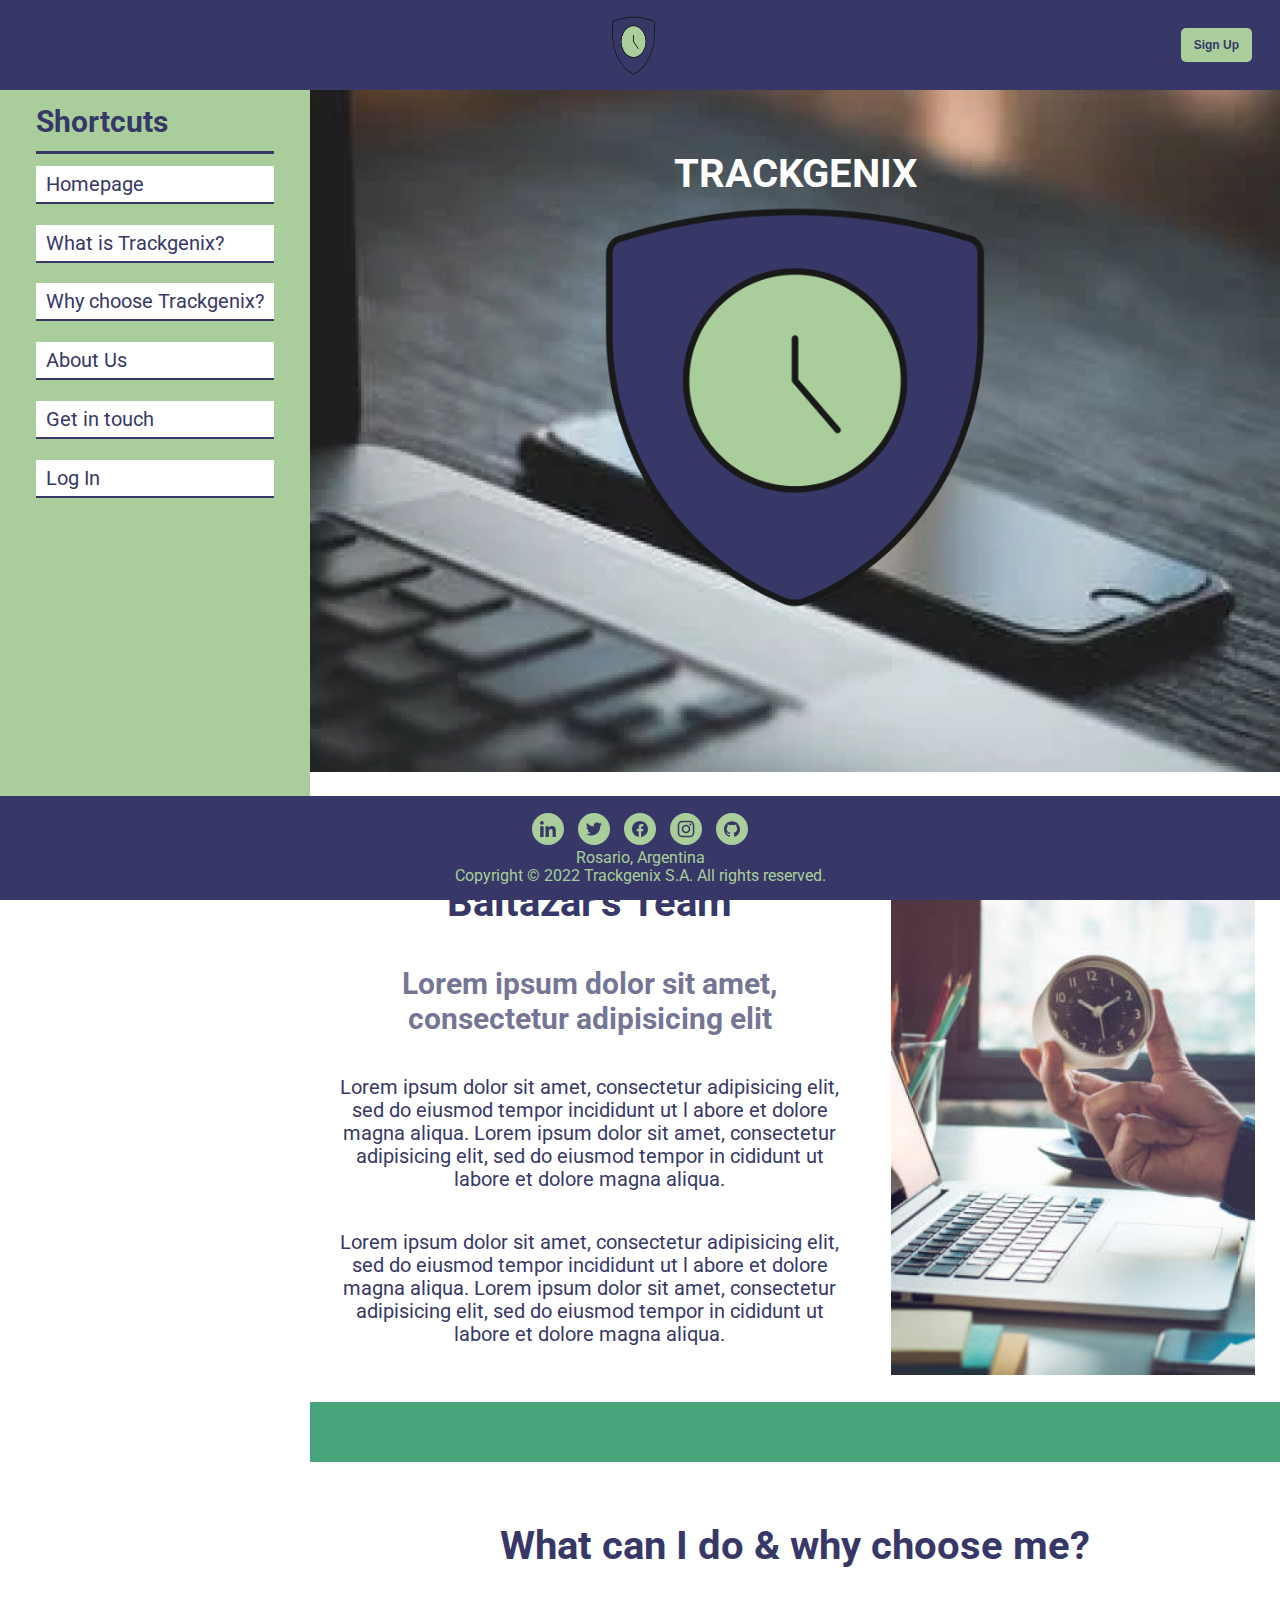
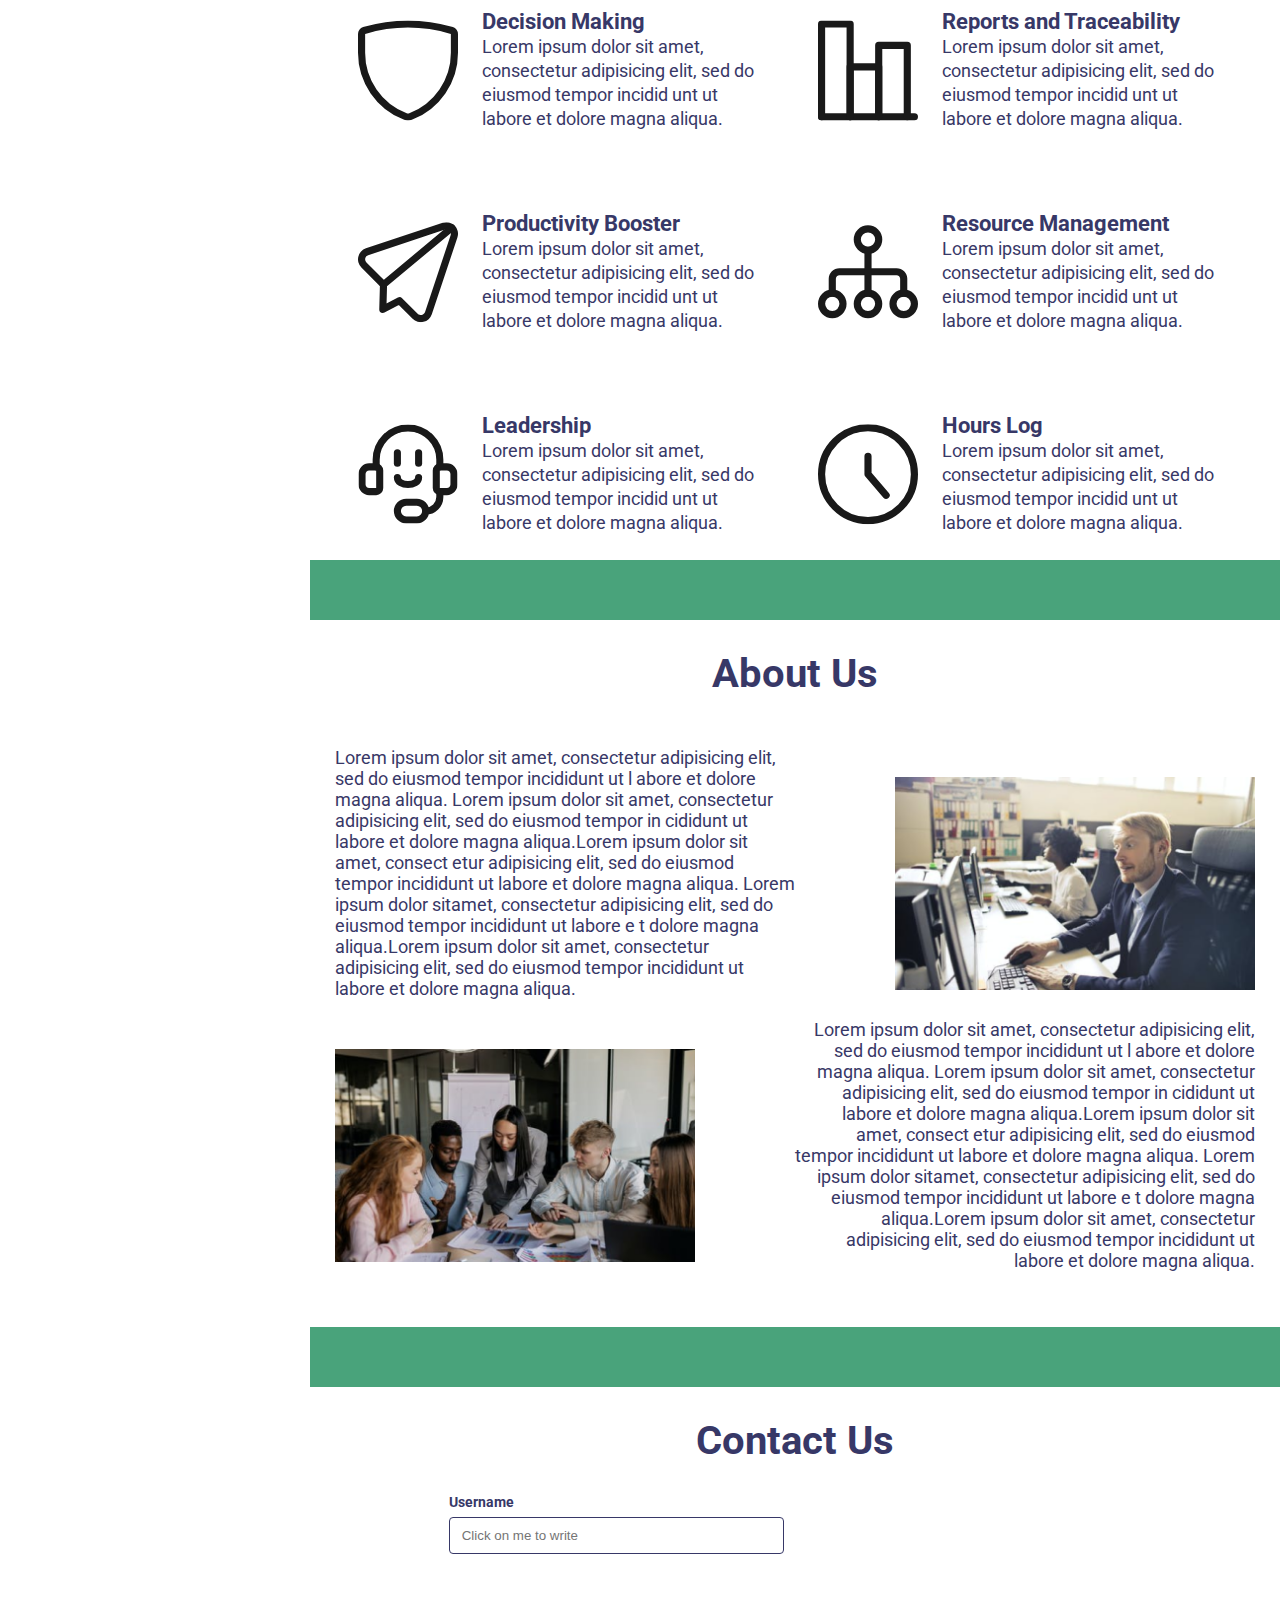
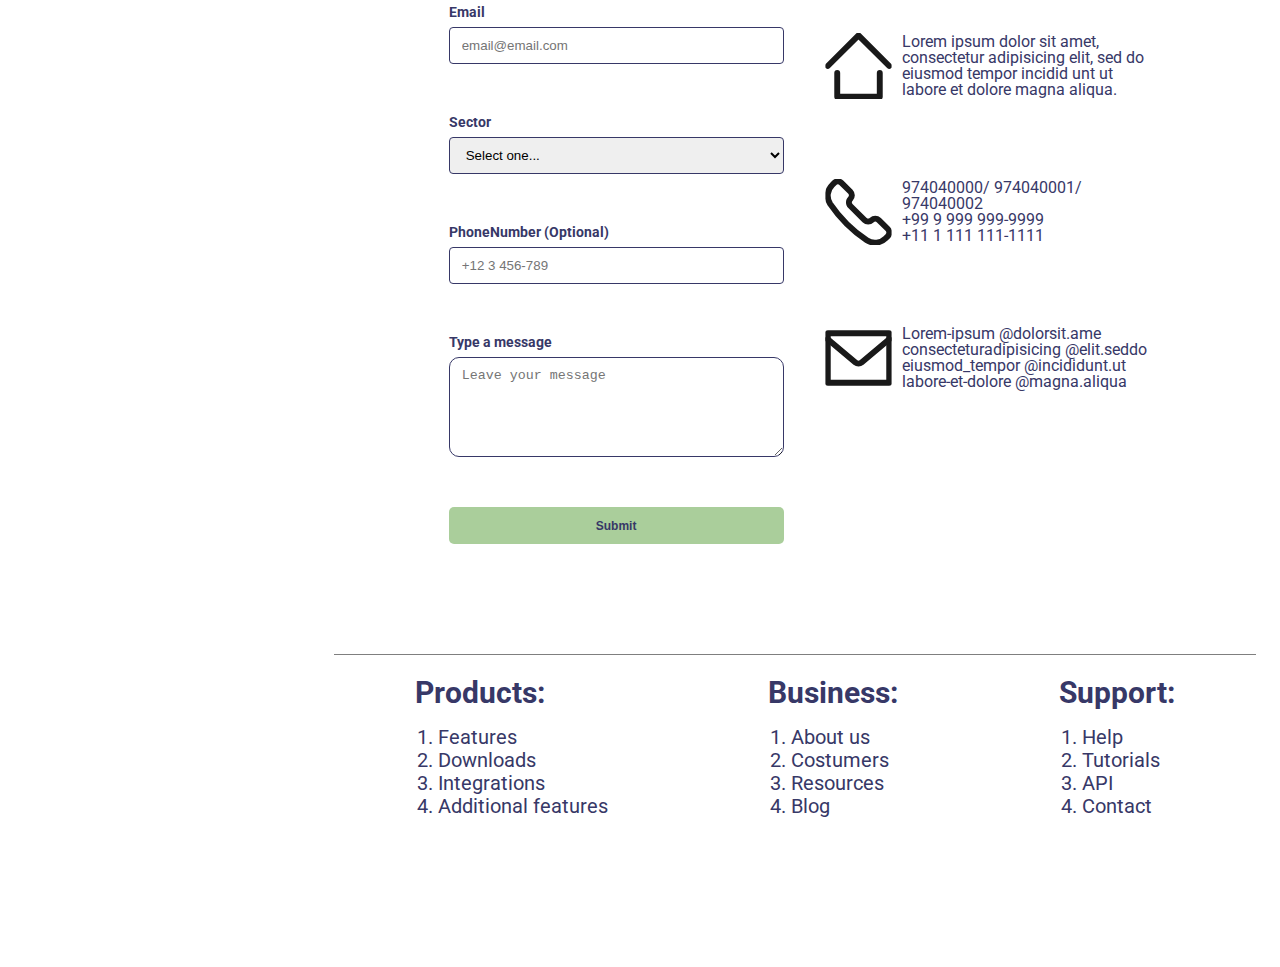
<file: semana-06/views/index.html>
<!DOCTYPE html>
<html lang="en">
    <head>
        <!--HTML5 tags-->
        <meta charset="UTF-8">
        <meta http-equiv="X-UA-Compatible" content="IE=edge">
        <meta name="viewport" content="width=device-width, initial-scale=1.0">
        <!--end HTML5 tags-->
        <!--CSS imports-->
        <link rel="stylesheet" type="text/css" href="../css/reset.css">
        <link rel="stylesheet" type="text/css" href="../css/styles.css">
        <link rel="stylesheet" type="text/css" href="../css/header.css">
        <link rel="stylesheet" type="text/css" href="../css/landing.css">
        <link rel="stylesheet" type="text/css" href="../css/footer.css">
        <link rel="stylesheet" type="text/css" href="../css/sidebar.css">
        <!--end CSS imports-->
        <!--Imported fonts-->
        <link rel="preconnect" href="https://fonts.googleapis.com">
        <link rel="preconnect" href="https://fonts.gstatic.com" crossorigin>
        <link href="https://fonts.googleapis.com/css2?family=Roboto:wght@400;500;700&display=swap" rel="stylesheet">
        <!--end Imported fonts-->
        <title>Trackgenix</title>
        <!--JS scripts-->
        <script src="../javascript/contact.js"></script>
        <!--end JS scripts-->
    </head>
    <body>
        <header>
            <button class="burger-button"><img src="../assets/icons/burger.svg"></button>
            <img src="../assets/img/logo.png" class="header-logo">
            <a href="./employee-signup.html"><button class="sign-up">Sign Up</button></a>
        </header>
        <aside>
            <nav>
                <div>Shortcuts</div>
                <ul>
                    <li>
                        <a href="#home">Homepage</a>
                    </li>
                    <li>
                        <a href="#im-trackgenix">What is Trackgenix?</a>
                    </li>
                    <li>
                        <a href="#what-can-i-do">Why choose Trackgenix?</a>
                    </li>
                    <li>
                        <a href="#about-us">About Us</a>
                    </li>
                    <li>
                        <a href="#contact-us">Get in touch</a>
                    </li>
                    <li>
                        <a href="./login.html">Log In</a>
                    </li>
                </ul>
            </nav>
        </aside>
        <main>
            <section id="home">
                <h1 class="heading-1">Trackgenix</h1>
                <img class="img-proportion" src="../assets/img/logo.png" alt="Trackgenix logo: clock inside a shield">
            </section>
            <section id="im-trackgenix">
                <div class="container">
                    <h2 class="heading-1">Hi, I’m Trackgenix by Baltazar’s Team</h2>
                    <p class="heading-2">
                        Lorem ipsum dolor sit amet, consectetur adipisicing elit
                    </p>
                    <p class="content-text-1">
                        Lorem ipsum dolor sit amet, consectetur adipisicing elit, sed do eiusmod tempor incididunt ut l
                        abore et dolore magna aliqua. Lorem ipsum dolor sit amet, consectetur adipisicing elit, sed do
                        eiusmod tempor in cididunt ut labore et dolore magna aliqua.
                    </p>
                    <p class="content-text-1">
                        Lorem ipsum dolor sit amet, consectetur adipisicing elit, sed do eiusmod tempor incididunt ut l
                        abore et dolore magna aliqua. Lorem ipsum dolor sit amet, consectetur adipisicing elit, sed do
                        eiusmod tempor in cididunt ut labore et dolore magna aliqua.
                    </p>
                </div>
                <img class="img-proportion" src="../assets/img/clock.png" alt="Hand holding a clock.">
            </section>
            <section id="what-can-i-do">
                <h3 class="heading-1">What can I do & why choose me?</h3>
                <div class="container">
                    <div class="i-can-do-box">
                        <img class="img-proportion" src="../assets/icons/decision-making.svg" alt="Shield picture.">
                        <div class="i-can-do-text">
                            <h4 class="heading-2">Decision Making</h4>
                            <p class="content-text-2">
                                Lorem ipsum dolor sit amet, consectetur adipisicing elit, sed do eiusmod tempor incidid
                                unt ut labore et dolore magna aliqua.
                            </p>
                        </div>
                    </div>
                    <div class="i-can-do-box">
                        <img class="img-proportion" src="../assets/icons/reports.svg" alt="Bars graph picture.">
                        <div class="i-can-do-text">
                            <h4 class="heading-2">Reports and Traceability</h4>
                            <p class="content-text-2">
                                Lorem ipsum dolor sit amet, consectetur adipisicing elit, sed do eiusmod tempor incidid
                                unt ut labore et dolore magna aliqua.
                            </p>
                        </div>                    
                    </div>
                    <div class="i-can-do-box">
                        <img class="img-proportion" src="../assets/icons/productivity-booster.svg" alt="Plane picure.">
                        <div class="i-can-do-text">
                            <h4 class="heading-2">Productivity Booster</h4>
                            <p class="content-text-2">
                                Lorem ipsum dolor sit amet, consectetur adipisicing elit, sed do eiusmod tempor incidid
                                unt ut labore et dolore magna aliqua.
                            </p>
                        </div>
                    </div>
                    <div class="i-can-do-box">
                        <img class="img-proportion" src="../assets/icons/resource-management.svg" alt="Resources chart">
                        <div class="i-can-do-text">
                            <h4 class="heading-2">Resource Management</h4>
                            <p class="content-text-2">
                                Lorem ipsum dolor sit amet, consectetur adipisicing elit, sed do eiusmod tempor incidid
                                unt ut labore et dolore magna aliqua.
                            </p>
                        </div>
                    </div>
                    <div class="i-can-do-box">
                        <img class="img-proportion" src="../assets/icons/leadership.svg" alt="Comunication picture.">
                        <div class="i-can-do-text">
                            <h4 class="heading-2">Leadership</h4>
                            <p class="content-text-2">
                                Lorem ipsum dolor sit amet, consectetur adipisicing elit, sed do eiusmod tempor incidid
                                unt ut labore et dolore magna aliqua.
                            </p>
                        </div>
                    </div>
                    <div class="i-can-do-box">
                        <img class="img-proportion" src="../assets/icons/hours-log.svg" alt="Clock picture.">
                        <div class="i-can-do-text">
                            <h4 class="heading-2">Hours Log</h4>
                            <p class="content-text-2">
                                Lorem ipsum dolor sit amet, consectetur adipisicing elit, sed do eiusmod tempor incidid
                                unt ut labore et dolore magna aliqua.
                            </p>
                        </div>
                    </div>
                </div>
            </section>
            <section id="about-us">
                <h3 class="heading-1">About Us</h3>
                <div class="container">
                    <p class="content-text-2">
                        Lorem ipsum dolor sit amet, consectetur adipisicing elit, sed do eiusmod tempor incididunt ut l
                        abore et dolore magna aliqua. Lorem ipsum dolor sit amet, consectetur adipisicing elit, sed do
                        eiusmod tempor in cididunt ut labore et dolore magna aliqua.Lorem ipsum dolor sit amet, consect
                        etur adipisicing elit, sed do eiusmod tempor incididunt ut labore et dolore magna aliqua. Lorem
                        ipsum dolor sitamet, consectetur adipisicing elit, sed do eiusmod tempor incididunt ut labore e
                        t dolore magna aliqua.Lorem ipsum dolor sit amet, consectetur adipisicing elit, sed do eiusmod
                        tempor incididunt ut labore et dolore magna aliqua.
                    </p>
                    <img class="img-proportion" src="../assets/img/aboutus-1.png" alt="People working on computers.">
                    <img class="img-proportion" src="../assets/img/aboutus-2.png" alt="Group of co-workers in a meeting.">
                    <p class="content-text-2">
                        Lorem ipsum dolor sit amet, consectetur adipisicing elit, sed do eiusmod tempor incididunt ut l
                        abore et dolore magna aliqua. Lorem ipsum dolor sit amet, consectetur adipisicing elit, sed do
                        eiusmod tempor in cididunt ut labore et dolore magna aliqua.Lorem ipsum dolor sit amet, consect
                        etur adipisicing elit, sed do eiusmod tempor incididunt ut labore et dolore magna aliqua. Lorem
                        ipsum dolor sitamet, consectetur adipisicing elit, sed do eiusmod tempor incididunt ut labore e
                        t dolore magna aliqua.Lorem ipsum dolor sit amet, consectetur adipisicing elit, sed do eiusmod
                        tempor incididunt ut labore et dolore magna aliqua.
                    </p>
                </div>    
            </section>
            <section id="contact-us">
                <h3 class="heading-1">Contact Us</h3>
                <div class="container">
                    <form>
                        <div class="data">
                            <label for="username">Username</label>
                            <input id="username" type="text" name="username" placeholder="Click on me to write">
                        </div>
                        <div class="data">
                            <label for="email">Email</label>
                            <input id="email" type="email" name="email" placeholder="email@email.com">
                        </div>
                        <div class="data">
                            <label for="sector">Sector</label>
                            <select id="sector" name="sector">
                                <option>Select one...</option>
                                <option value="admin">Administration</option>
                                <option value="pm">Management</option>
                                <option value="employee">Developer Team</option>
                            </select>
                        </div>
                        <div class="data">
                            <label for="phone-number">PhoneNumber (Optional)</label>
                            <input id="phone-number" type="number" name="phone-number" placeholder="+12 3 456-789">
                        </div>
                        <div class="data">
                            <label for="message">Type a message</label>
                            <textarea id="message" name="message" placeholder="Leave your message"></textarea>
                        </div>
                        <input id="submit" type="submit" value="Submit">
                    </form>
                    <address>
                        <div>
                            <img src="../assets/icons/address.svg" alt="House picture.">
                            <p>
                                Lorem ipsum dolor sit amet, consectetur adipisicing elit, sed do eiusmod tempor incidid
                                unt ut labore et dolore magna aliqua.
                            </p>
                        </div>
                        <div>
                            <img src="../assets/icons/phone.svg" alt="Phone picture.">
                            <ul>
                                <li>974040000/ 974040001/ 974040002</li>
                                <li>+99 9 999 999-9999</li>
                                <li>+11 1 111 111-1111</li>
                            </ul>
                        </div>
                        <div>
                            <img src="../assets/icons/mail.svg" alt="Mail envelope.">
                            <ul>
                                <li>Lorem-ipsum @dolorsit.ame</li>
                                <li>consecteturadipisicing @elit.seddo</li>
                                <li>eiusmod_tempor @incididunt.ut</li>
                                <li>labore-et-dolore @magna.aliqua</li>
                            </ul>
                        </div>
                    </address>
                </div>
                <div class="pbs">
                    <div>
                        <h4 class="heading-2">Products:</h4>
                        <ol class="content-text-1">
                            <li>
                                <a href="#">Features</a>
                            </li>
                            <li>
                                <a href="#">Downloads</a>
                            </li>
                            <li>
                                <a href="#">Integrations</a>
                            </li>
                            <li>
                                <a href="#">Additional features</a>
                            </li>
                        </ol>
                    </div>
                    <div>
                        <h4 class="heading-2">Business:</h4>
                        <ol class="content-text-1">
                            <li>
                                <a href="#">About us</a>
                            </li>
                            <li>
                                <a href="#">Costumers</a>
                            </li>
                            <li>
                                <a href="#">Resources</a>
                            </li>
                            <li>
                                <a href="#">Blog</a>
                            </li>
                        </ol>
                    </div>
                    <div>
                        <h4 class="heading-2">Support:</h4>
                        <ol class="content-text-1">
                            <li>
                                <a href="#">Help</a>
                            </li>
                            <li>
                                <a href="#">Tutorials</a>
                            </li>
                            <li>
                                <a href="#">API</a>
                            </li>
                            <li>
                                <a href="#">Contact</a>
                            </li>
                        </ol>
                    </div>
                </div>
            </section>
        </main> 
        <footer>
            <ul>
                <li>
                    <a href="#"><img src="../assets/icons/linkedin.svg" alt="Linkedin icon."></a>
                </li>
                <li>
                    <a href="#"><img src="../assets/icons/twitter.svg" alt="Twitter icon."></a>
                </li>
                <li>
                    <a href="#"><img src="../assets/icons/facebook.svg" alt="Facebook icon."></a>
                </li>
                <li>
                    <a href="#"><img src="../assets/icons/instagram.svg" alt="Instagram icon."></a>
                </li>
                <li>
                    <a href="#"><img src="../assets/icons/githab.svg" alt="Github icon."></a>
                </li>        
            </ul>
            <address>Rosario, Argentina</address>
            <p>Copyright © 2022 Trackgenix S.A. All rights reserved.</p>
        </footer>
    </body>
</html>
</file>
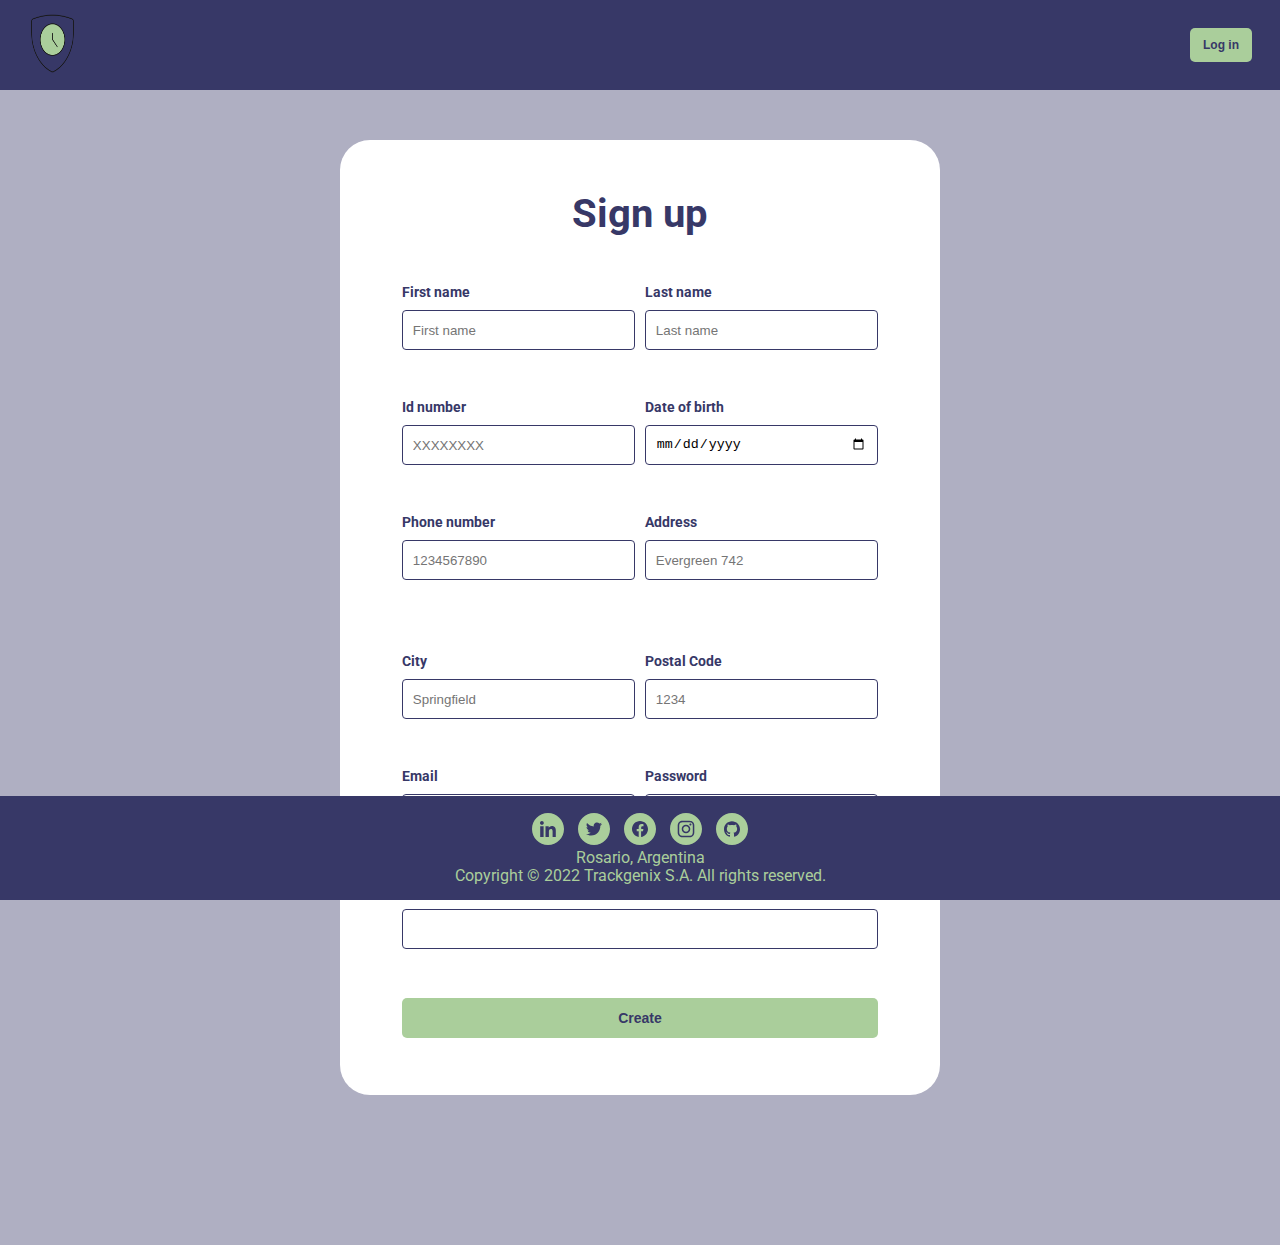
<file: semana-06/views/employee-signup.html>
<!DOCTYPE html>
<html lang="en">
    <head>
        <!--HTML5 tags-->
        <meta charset="UTF-8">
        <meta http-equiv="X-UA-Compatible" content="IE=edge">
        <meta name="viewport" content="width=device-width, initial-scale=1.0">
        <!--end HTML5 tags-->
        <!--CSS imports-->
        <link rel="stylesheet" type="text/css" href="../css/reset.css">
        <link rel="stylesheet" type="text/css" href="../css/styles.css">
        <link rel="stylesheet" type="text/css" href="../css/employee-signup.css">
        <link rel="stylesheet" type="text/css" href="../css/header.css">
        <link rel="stylesheet" type="text/css" href="../css/footer.css">
        <!--end CSS imports-->
        <!--Imported fonts-->
        <link rel="preconnect" href="https://fonts.googleapis.com">
        <link rel="preconnect" href="https://fonts.gstatic.com" crossorigin>
        <link href="https://fonts.googleapis.com/css2?family=Roboto:wght@400;500;700&display=swap" rel="stylesheet">
        <!--end Imported fonts-->
        <title>Sign up</title>
        <!--JS scripts-->
        <script src="../javascript/employee-signup.js"></script>
        <!--end JS scripts-->
    </head>
    <body>
        <header>
            <a href="./index.html"><img src="../assets/img/logo.png" class="header-logo"></a>
            <a href="./login.html"><button class="sign-up">Log in</button></a>
        </header>
        <main>
                <div class="container">
                    <div class="form-container">
                        <h1 class="heading-1">Sign up</h1>
                        <form novalidate>
                            <div class="two-column-container">
                                <div class="form-data">
                                    <label for="first-name" class="heading-2">First name</label>
                                    <input id="first-name" type="text" name="first-name" placeholder="First name">
                                </div>
                                <div class="form-data">
                                    <label for="last-name" class="heading-2">Last name</label>
                                    <input id="last-name" type="text" name="last-name" placeholder="Last name">
                                </div>
                                <div class="form-data">
                                    <label for="id-number" class="heading-2">Id number</label>
                                    <input id="id-number" type="number" name="id-number" placeholder="XXXXXXXX">
                                </div>
                                <div class="form-data">
                                    <label for="birth-date" class="heading-2">Date of birth</label>
                                    <input id="birth-date" type="date" name="birth-date">
                                </div>
                                <div class="form-data">
                                    <label for="phone-number" class="heading-2">Phone number</label>
                                    <input id="phone-number" type="tel" name="phone-number" placeholder="1234567890">
                                </div>
                                <div class="form-data">
                                    <label for="home-address" class="heading-2">Address</label>
                                    <input id="home-address" type="text" name="home-address" placeholder="Evergreen 742">
                                </div>
                                <div class="form-data">
                                    <label for="city" class="heading-2">City</label>
                                    <input id="city" type="text" name="city" placeholder="Springfield">
                                </div>
                                <div class="form-data">
                                    <label for="postal-code" class="heading-2">Postal Code</label>
                                    <input id="postal-code" type="number" name="postal-code" placeholder="1234">
                                </div>
                                <div class="form-data">
                                    <label for="email" class="heading-2">Email</label>
                                    <input id="email" type="email" name="email" placeholder="Email">
                                </div>
                                <div class="form-data">
                                    <label for="password" class="heading-2">Password</label>
                                    <input id="password" type="password" name="passwrord">
                                </div>
                                <div class="form-data">
                                    <label for="password-rpt" class="heading-2">Repeat password</label>
                                    <input id="password-rpt" type="password" name="passwrord-rpt">
                                </div>
                            </div>
                            <input id="submit" type="submit" value="Create" class="heading-2">
                        </form>
                    </div>
                </div>
        </main>
        <footer>
            <ul>
                <li>
                    <a href="#"><img src="../assets/icons/linkedin.svg" alt="Linkedin icon."></a>
                </li>
                <li>
                    <a href="#"><img src="../assets/icons/twitter.svg" alt="Twitter icon."></a>
                </li>
                <li>
                    <a href="#"><img src="../assets/icons/facebook.svg" alt="Facebook icon."></a>
                </li>
                <li>
                    <a href="#"><img src="../assets/icons/instagram.svg" alt="Instagram icon."></a>
                </li>
                <li>
                    <a href="#"><img src="../assets/icons/githab.svg" alt="Github icon."></a>
                </li>
            </ul>
            <address>Rosario, Argentina</address>
            <p>Copyright © 2022 Trackgenix S.A. All rights reserved.</p>
        </footer>
    </body>
</html>
</file>
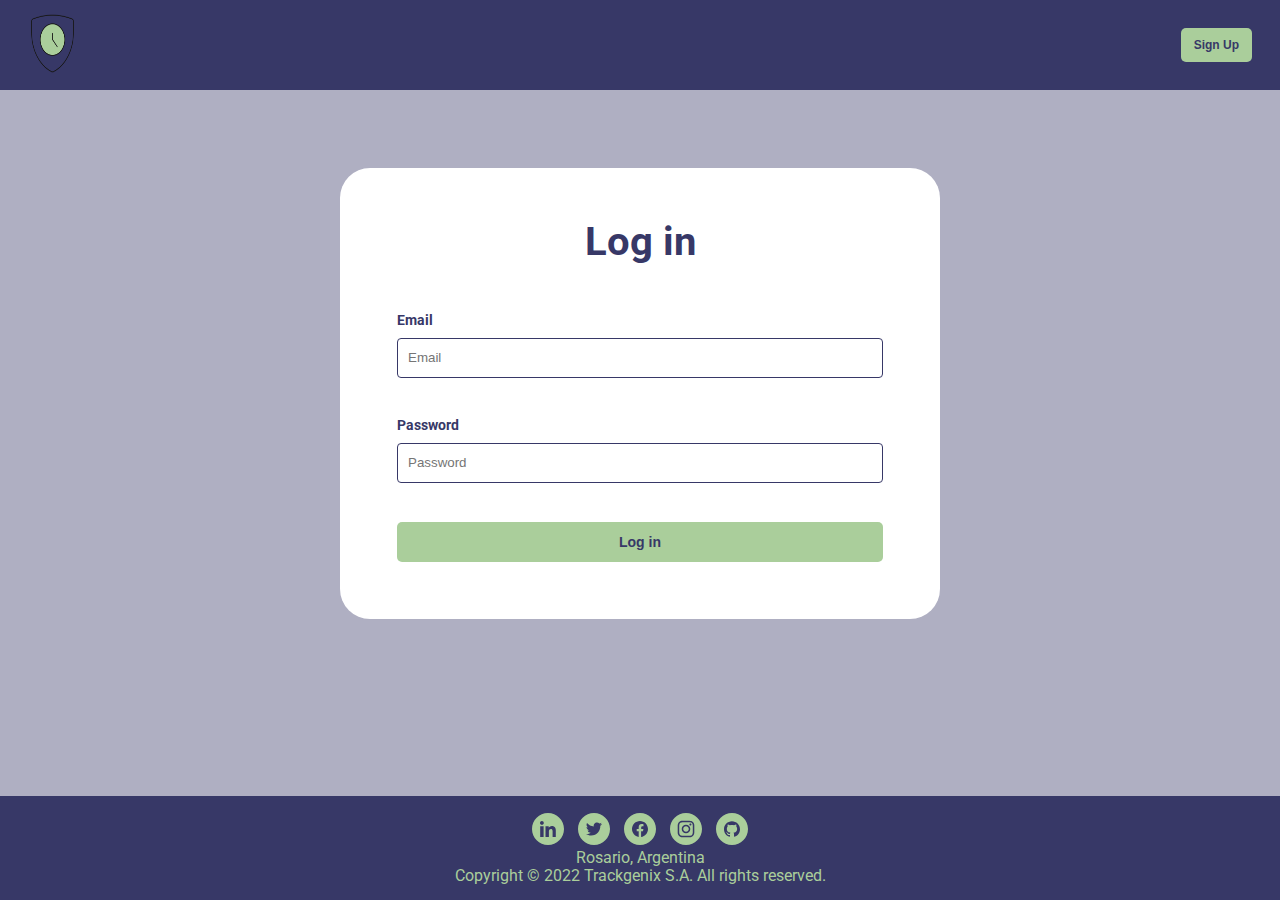
<file: semana-06/views/login.html>
<!DOCTYPE html>
<html lang="en">
    <head>
        <!--HTML5 tags-->
        <meta charset="UTF-8">
        <meta http-equiv="X-UA-Compatible" content="IE=edge">
        <meta name="viewport" content="width=device-width, initial-scale=1.0">
        <!--end HTML5 tags-->
        <!--CSS imports-->
        <link rel="stylesheet" type="text/css" href="../css/reset.css">
        <link rel="stylesheet" type="text/css" href="../css/styles.css">
        <link rel="stylesheet" type="text/css" href="../css/header.css">
        <link rel="stylesheet" type="text/css" href="../css/login.css">
        <link rel="stylesheet" type="text/css" href="../css/footer.css">
        <!--end CSS imports-->
        <!--Imported fonts-->
        <link rel="preconnect" href="https://fonts.googleapis.com">
        <link rel="preconnect" href="https://fonts.gstatic.com" crossorigin>
        <link href="https://fonts.googleapis.com/css2?family=Roboto:wght@400;500;700&display=swap" rel="stylesheet">
        <!--end Imported fonts-->
        <title>Log in</title>
        <!--JS scripts-->
        <script src="../javascript/login.js"></script>
        <!--end JS scripts-->
    </head>
    <body>
        <header>
            <a href="./index.html"><img src="../assets/img/logo.png" class="header-logo"></a>
            <a href="./employee-signup.html"><button class="sign-up">Sign Up</button></a>
        </header>
        <main>
            <div class="container">
<!--                 <div class="logo-container">
                    <img src="../assets/img/logo.png">
                </div> -->
                <div class="form-container">
                    <h1 class="heading-1">Log in</h1>
                    <form novalidate>
                        <div class="form-data">
                            <label for="email" class="heading-2">Email</label>
                            <input id="email" type="email" name="email" placeholder="Email"> 
                        </div>
                        <div class="form-data">
                            <label for="password" class="heading-2">Password</label>
                            <input id="password" type="password" name="password" placeholder="Password">    
                        </div>
                        <input id="submit" type="submit" value="Log in" class="heading-2">
                    </form>
                </div>
            </div>
        </main>
        <footer>
            <ul>
                <li>
                    <a href="#"><img src="../assets/icons/linkedin.svg" alt="Linkedin icon."></a>
                </li>
                <li>
                    <a href="#"><img src="../assets/icons/twitter.svg" alt="Twitter icon."></a>
                </li>
                <li>
                    <a href="#"><img src="../assets/icons/facebook.svg" alt="Facebook icon."></a>
                </li>
                <li>
                    <a href="#"><img src="../assets/icons/instagram.svg" alt="Instagram icon."></a>
                </li>
                <li>
                    <a href="#"><img src="../assets/icons/githab.svg" alt="Github icon."></a>
                </li>        
            </ul>
            <address>Rosario, Argentina</address>
            <p>Copyright © 2022 Trackgenix S.A. All rights reserved.</p>
        </footer>
    </body>
</html>
</file>
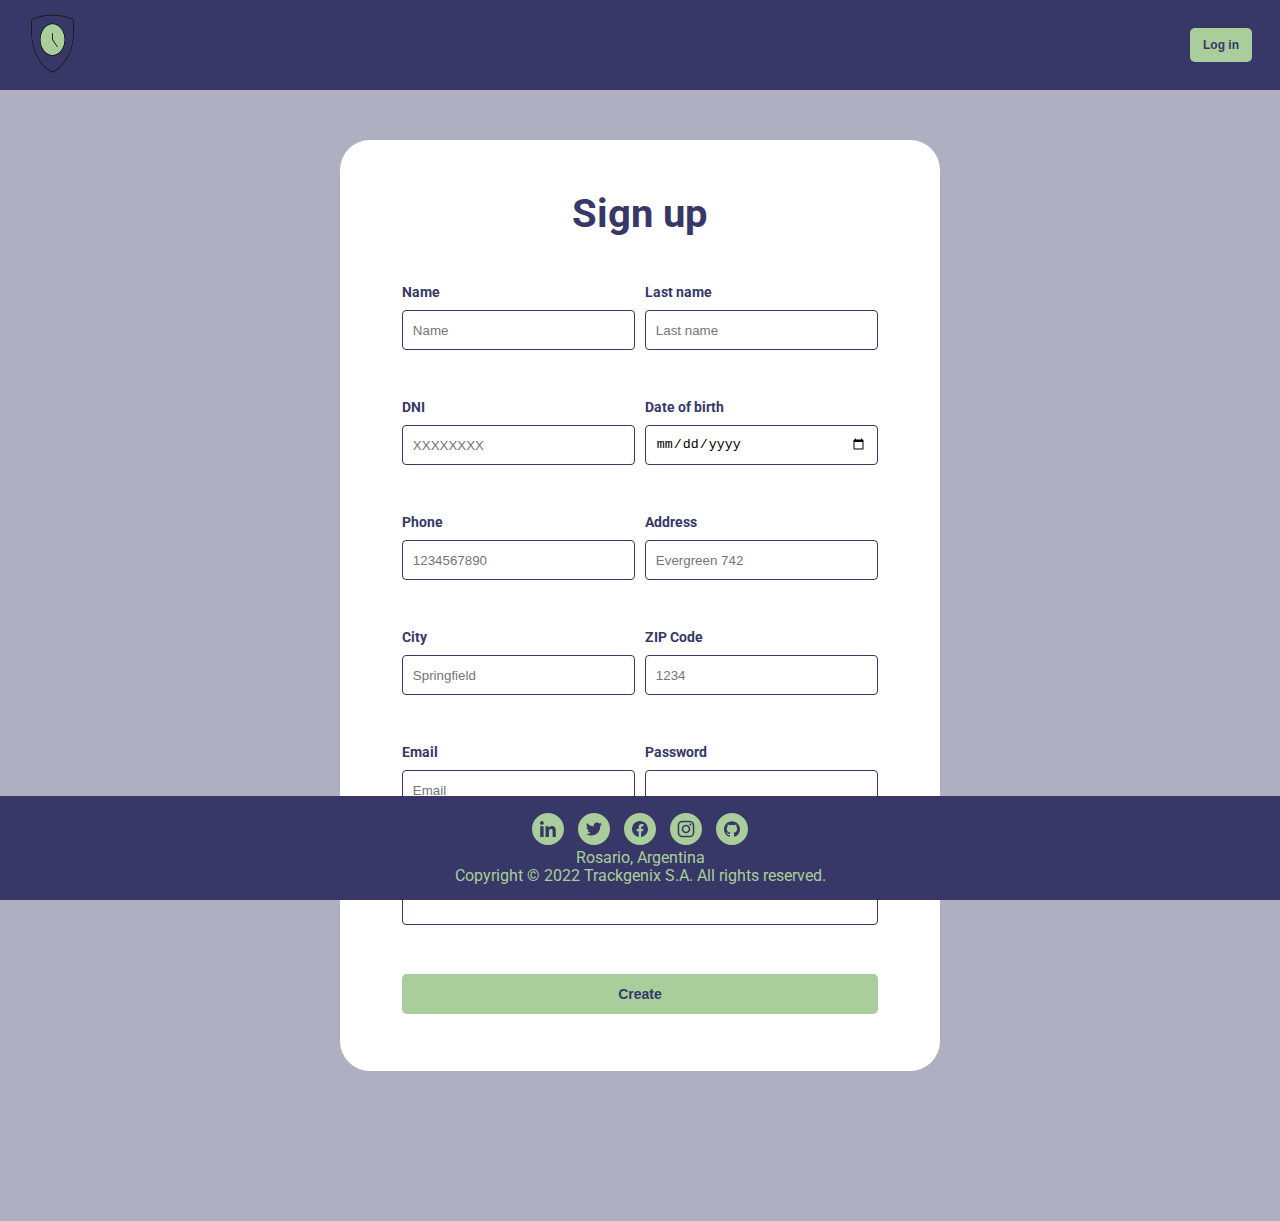
<file: semana-07/views/employee-signup.html>
<!DOCTYPE html>
<html lang="en">
    <head>
        <!--HTML5 tags-->
        <meta charset="UTF-8">
        <meta http-equiv="X-UA-Compatible" content="IE=edge">
        <meta name="viewport" content="width=device-width, initial-scale=1.0">
        <!--end HTML5 tags-->
        <!--CSS imports-->
        <link rel="stylesheet" type="text/css" href="../css/reset.css">
        <link rel="stylesheet" type="text/css" href="../css/styles.css">
        <link rel="stylesheet" type="text/css" href="../css/employee-signup.css">
        <link rel="stylesheet" type="text/css" href="../css/header.css">
        <link rel="stylesheet" type="text/css" href="../css/footer.css">
        <!--end CSS imports-->
        <!--Imported fonts-->
        <link rel="preconnect" href="https://fonts.googleapis.com">
        <link rel="preconnect" href="https://fonts.gstatic.com" crossorigin>
        <link href="https://fonts.googleapis.com/css2?family=Roboto:wght@400;500;700&display=swap" rel="stylesheet">
        <!--end Imported fonts-->
        <title>Sign up</title>
        <!--JS scripts-->
        <script src="../javascript/employee-signup.js"></script>
        <!--end JS scripts-->
    </head>
    <body>
        <header>
            <a href="./index.html"><img src="../assets/img/logo.png" class="header-logo"></a>
            <a href="./login.html"><button class="sign-up">Log in</button></a>
        </header>
        <main>
                <div class="container">
                    <div class="form-container">
                        <h1 class="heading-1">Sign up</h1>
                        <form novalidate>
                            <div class="two-column-container">
                                <div class="form-data">
                                    <label for="name" class="heading-2">Name</label>
                                    <input id="name" type="text" name="name" placeholder="Name">
                                </div>
                                <div class="form-data">
                                    <label for="lastName" class="heading-2">Last name</label>
                                    <input id="lastName" type="text" name="lastName" placeholder="Last name">
                                </div>
                                <div class="form-data">
                                    <label for="dni" class="heading-2">DNI</label>
                                    <input id="dni" type="number" name="dni" placeholder="XXXXXXXX">
                                </div>
                                <div class="form-data">
                                    <label for="dob" class="heading-2">Date of birth</label>
                                    <input id="dob" type="date" name="dob">
                                </div>
                                <div class="form-data">
                                    <label for="phone" class="heading-2">Phone</label>
                                    <input id="phone" type="tel" name="phone" placeholder="1234567890">
                                </div>
                                <div class="form-data">
                                    <label for="address" class="heading-2">Address</label>
                                    <input id="address" type="text" name="address" placeholder="Evergreen 742">
                                </div>
                                <div class="form-data">
                                    <label for="city" class="heading-2">City</label>
                                    <input id="city" type="text" name="city" placeholder="Springfield">
                                </div>
                                <div class="form-data">
                                    <label for="zip" class="heading-2">ZIP Code</label>
                                    <input id="zip" type="number" name="zip" placeholder="1234">
                                </div>
                                <div class="form-data">
                                    <label for="email" class="heading-2">Email</label>
                                    <input id="email" type="email" name="email" placeholder="Email">
                                </div>
                                <div class="form-data">
                                    <label for="password" class="heading-2">Password</label>
                                    <input id="password" type="password" name="password">
                                </div>
                                <div class="form-data">
                                    <label for="password-rpt" class="heading-2">Repeat password</label>
                                    <input id="password-rpt" type="password" name="password-rpt">
                                </div>
                            </div>
                            <input id="submit" type="submit" value="Create" class="heading-2">
                        </form>
                    </div>
                </div>
        </main>
        <footer>
            <ul>
                <li>
                    <a href="#"><img src="../assets/icons/linkedin.svg" alt="Linkedin icon."></a>
                </li>
                <li>
                    <a href="#"><img src="../assets/icons/twitter.svg" alt="Twitter icon."></a>
                </li>
                <li>
                    <a href="#"><img src="../assets/icons/facebook.svg" alt="Facebook icon."></a>
                </li>
                <li>
                    <a href="#"><img src="../assets/icons/instagram.svg" alt="Instagram icon."></a>
                </li>
                <li>
                    <a href="#"><img src="../assets/icons/githab.svg" alt="Github icon."></a>
                </li>
            </ul>
            <address>Rosario, Argentina</address>
            <p>Copyright © 2022 Trackgenix S.A. All rights reserved.</p>
        </footer>
    </body>
</html>
</file>
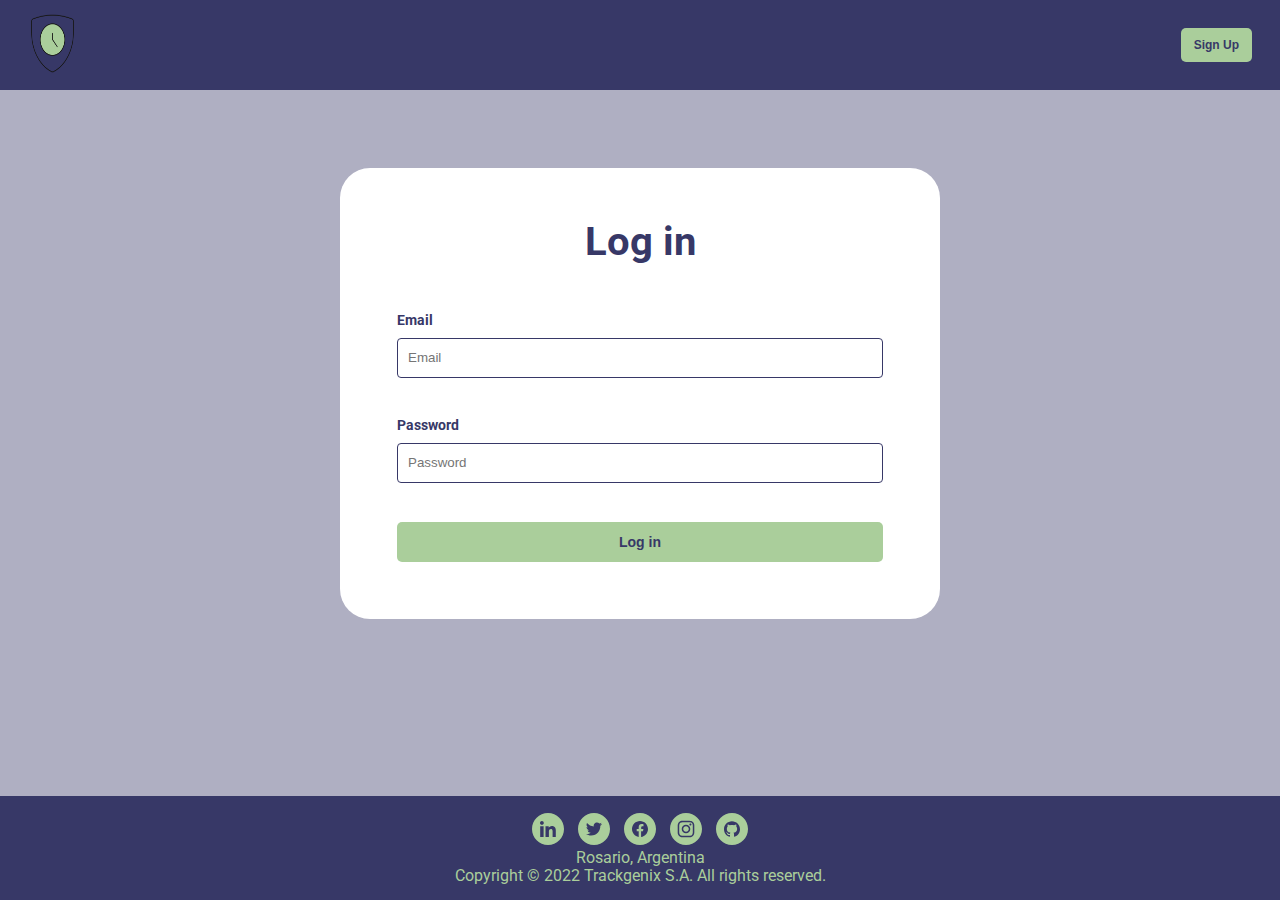
<file: semana-07/views/login.html>
<!DOCTYPE html>
<html lang="en">
    <head>
        <!--HTML5 tags-->
        <meta charset="UTF-8">
        <meta http-equiv="X-UA-Compatible" content="IE=edge">
        <meta name="viewport" content="width=device-width, initial-scale=1.0">
        <!--end HTML5 tags-->
        <!--CSS imports-->
        <link rel="stylesheet" type="text/css" href="../css/reset.css">
        <link rel="stylesheet" type="text/css" href="../css/styles.css">
        <link rel="stylesheet" type="text/css" href="../css/header.css">
        <link rel="stylesheet" type="text/css" href="../css/login.css">
        <link rel="stylesheet" type="text/css" href="../css/footer.css">
        <!--end CSS imports-->
        <!--Imported fonts-->
        <link rel="preconnect" href="https://fonts.googleapis.com">
        <link rel="preconnect" href="https://fonts.gstatic.com" crossorigin>
        <link href="https://fonts.googleapis.com/css2?family=Roboto:wght@400;500;700&display=swap" rel="stylesheet">
        <!--end Imported fonts-->
        <title>Log in</title>
        <!--JS scripts-->
        <script src="../javascript/login.js"></script>
        <!--end JS scripts-->
    </head>
    <body>
        <header>
            <a href="./index.html"><img src="../assets/img/logo.png" class="header-logo"></a>
            <a href="./employee-signup.html"><button class="sign-up">Sign Up</button></a>
        </header>
        <main>
            <div class="container">
                <div class="form-container">
                    <h1 class="heading-1">Log in</h1>
                    <form novalidate>
                        <div class="form-data">
                            <label for="email" class="heading-2">Email</label>
                            <input id="email" type="email" name="email" placeholder="Email"> 
                        </div>
                        <div class="form-data">
                            <label for="password" class="heading-2">Password</label>
                            <input id="password" type="password" name="password" placeholder="Password">    
                        </div>
                        <input id="submit" type="submit" value="Log in" class="heading-2">
                    </form>
                </div>
            </div>
        </main>
        <footer>
            <ul>
                <li>
                    <a href="#"><img src="../assets/icons/linkedin.svg" alt="Linkedin icon."></a>
                </li>
                <li>
                    <a href="#"><img src="../assets/icons/twitter.svg" alt="Twitter icon."></a>
                </li>
                <li>
                    <a href="#"><img src="../assets/icons/facebook.svg" alt="Facebook icon."></a>
                </li>
                <li>
                    <a href="#"><img src="../assets/icons/instagram.svg" alt="Instagram icon."></a>
                </li>
                <li>
                    <a href="#"><img src="../assets/icons/githab.svg" alt="Github icon."></a>
                </li>        
            </ul>
            <address>Rosario, Argentina</address>
            <p>Copyright © 2022 Trackgenix S.A. All rights reserved.</p>
        </footer>
    </body>
</html>
</file>
<file: semana-04/css/styles.css>
body {
    box-sizing: border-box;
    background-color: #fff;
    color: #373867;
    font-family: 'Roboto', sans-serif;
}

a {
    text-decoration: none;
    color: #373867;
}

h2, h3 {
    text-align: center;
}

.img-proportion {
    height: auto;
}

.heading-1, .heading-2, .content-text-1 .content-text-2 {
    font-style: normal;
}

.heading-1, .heading-2 {
    font-weight: 700;
}

.content-text-1, .content-text-2 {
    font-weight: 400;
}

.heading-1 {
    font-size: 40px;
    line-height: 47px;
}

.heading-2 {
    font-size: 14px;
    line-height: 16px;
}

.content-text-1 {
    font-size: 20px;
    line-height: 23px;
}

.content-text-2 {
    font-size: 15px;
    line-height: 24px;
}
</file>
<file: semana-04/css/header.css>
header {
    position: fixed;
    top: 0;
    z-index: 100;
    display: flex;
    justify-content: space-between;
    align-items: center;    
    background-color: #373867;
    width: 100%;
    height: 90px;
}

.burger-button {
    width: 25px;
    height: 25px;
    margin-left: 62px;
    border: none;
    background-color: #373867;
}

.header-logo {
    width: 45px;
    height: 61px;
}

.sign-up {
    box-sizing: border-box;
    padding: 10px 13px;
    margin-right: 28px;
    background-color: #AACE9B;
    border: none;
    border-radius: 5px;
    color: #373867;
    font-size: 12px;
    line-height: 14px;
    font-weight: bold;
}

@media screen and (min-width: 768px) {

    .burger-button {
        visibility: hidden;
    }
    
}
</file>
<file: semana-04/css/main.css>
main {
    margin-top: 90px;
    padding-bottom: 104px;
}

section {
    display: flex;
    flex-direction: column;
    justify-content: center;
    align-items: center;
    border-bottom: 60px solid #49A37B;
}

section:first-child, section:last-child {
    border: none;
}

#home {
    flex-direction: column;
    padding: 60px 0 154px 0;
    background-image: url(../assets/front-image.jpg);
    background-position: left top;
    background-size: cover;
}

#home h1 {
    margin-bottom: 60px;
    text-transform: uppercase;
    color: #fff;
}

#home img {
    width: 100%;
    max-width: 338px;
}

#im-trackgenix {
    padding: 60px 25px 16px;
    text-align: center;
}

#im-trackgenix img {
    width: 100%;
    max-width: 300px;
}

#im-trackgenix h2, #im-trackgenix p {
    margin-bottom: 40px;
}

#im-trackgenix .heading-2 {
    color: rgba(55, 56, 103, 0.7);
    font-size: 30px;
    line-height: 35px;
}

#what-can-i-do {
    padding: 60px 25px 25px;
}

#what-can-i-do h3 {
    margin-bottom: 40px;
}

.i-can-do-box {
    display: flex;
    justify-content: space-between;
    align-items: center;
    margin-bottom: 90px;
}

.i-can-do-box:last-of-type {
    margin-bottom: 0;
}

.i-can-do-box img {
    width: 30%;
    max-width: 100px;
    margin-right: 5px;
}

.i-can-do-box .heading-2 {
    font-size: 22px;
    line-height: 26px;
}

.i-can-do-box .content-text-2 {
    font-size: 18px;
    font-weight: 21px;
}

.i-can-do-text {
    display: flex;
    flex-direction: column;
    justify-content: space-around;
    width: 70%;
    min-height: 122px;
}

#about-us {
    padding: 30px 25px 36px;
}

#about-us .container {
    display: flex;
    flex-direction: column;
}

#about-us h3, #about-us p, #about-us img {
    margin-bottom: 90px;
}

#about-us .content-text-2 {
    font-size: 18px;
    line-height: 21px;
}

#about-us p:last-child {
    text-align: right;
}

#about-us img {
    width: 100%;
}

#about-us .container img:last-of-type {
    order: 1;
    margin: 0;
}

#contact-us {
    padding: 30px 0 25px;
}

#contact-us h3 {
    margin-bottom: 30px;
}

#contact-us .container {
    display: flex;
    flex-direction: column;
    width: 100%;
    min-width: 320px;
    max-width: 479px;
}

form {
    display: flex;
    flex-direction: column;
    align-items: center;
    width: 100%;
    margin-bottom: 10px;
    font-size: 14px;
    line-height: 16px;
    font-weight: 400;
}

.data {
    display: flex;
    flex-direction: column;
    width: 80%;
    min-width: 280px;
    max-width: 340px;
    margin-bottom: 50px;
}

form label {
    margin-bottom: 7px;
    font-weight: bold;
}

form input, form select, form textarea {
    height: 37px;
    padding-left: 12px;
    border: 1px solid #373867;
    border-radius: 4px;
    box-sizing: border-box;
}

form textarea {
    min-height: 100px;
    border-radius: 10px;
    padding-top: 10px;
}

#submit {
    justify-content: center;
    align-items: center;
    width: 80%;
    min-width: 280px;
    max-width: 340px;
    padding: 0;
    background-color: #AACE9B;
    border: none;
    border-radius: 5px;
    color: #373867;
    font-size: 12px;
    line-height: 14px;
    font-weight: 700;
}

#contact-us address {
    display: flex;
    flex-direction: column;
    justify-content: center;
    align-items: center;
    padding-bottom: 25px;
}

#contact-us address div {
    display: flex;
    justify-content: space-between;
    align-items: center;
    width: 80%;
    min-width: 280px;
    max-width: 360px;
    margin-bottom: 80px;
}

#contact-us address div:last-of-type {
    margin: 0;
}

#contact-us address img {
    width: 20%;
    max-width: 80px;
}

#contact-us address div p, #contact-us address div ul {
    width: 80%;
    margin-left: 10px;
    box-sizing: border-box;
}

.pbs {
    display: flex;
    flex-direction: column;
    align-items: center;
    width: 100%;
    padding: 20px 0;
    border-top: 60px solid #49A37B;
}

.pbs div {
    display: flex;
    flex-direction: column;
    align-items: flex-start;
    width: 200px;
}

.pbs div:nth-child(2) {
    margin: 55px 0;
}

.pbs h4 {
    margin-bottom: 20px;
    font-size: 30px;
    line-height: 36px;
}

.pbs ol {
    padding-left: 23px;
    list-style-type: decimal;
}

@media screen and (min-width: 480px) {

    #home h1 {
        margin-bottom: 0;
    }

    #home img {
        width: 100%;
        max-width: 400px;
    }

    #im-trackgenix {
        flex-direction: row;
        justify-content: space-around;
    }

    #im-trackgenix .container {
        flex-basis: 70%;
    } 

    #im-trackgenix .container {
        display: flex;
        flex-direction: column;
        margin-right: 5%;
    }

    #im-trackgenix img {
        flex-basis: 50%;
        width: 100%;
        min-width: 120px;
        max-width: 430px;
    }

    #what-can-i-do .container {
        display: flex;
        flex-wrap: wrap;
        justify-content: space-around;
    }

    .i-can-do-box {
        flex-basis: 45%;
        margin-bottom: 80px;
    }

    .i-can-do-box:nth-child(5), .i-can-do-box:nth-child(6) {
        margin-bottom: 0;
    }

    #about-us h3 {
        margin-bottom: 50px;
    }

    #about-us .container {
        flex-direction: row;
        flex-wrap: wrap;
        justify-content: space-between;
        align-items: center;
    }

    #about-us .container p {
        flex-basis: 50%;
        margin-bottom: 20px;
    }

    #about-us .container img {
        flex-basis: 48%;
        width: 10%;
        height: auto;
        margin: 0;
    }

    #about-us .container img:last-of-type {
        order: 0;
        margin-bottom: 0;
    }

    #contact-us .container {
        flex-direction: row;
        justify-content: space-between;
        min-width: 480px;
        max-width: 767px;
    }

    #contact-us form {
        flex-basis: 50%;
        align-items: flex-end;
    }

    #contact-us address {
        flex-basis: 50%;
        margin-left: 3%;
    }

    .data {
        min-width: 220px;
        width: 90%;
    }

    #submit {
        width: 90%;
        min-width: 220px;
    }

    #contact-us address div {
        width: 90%;
        min-width: 225px;
    }

    #contact-us address img {
        width: 20%;
        max-width: 100px;
    }
    
    #contact-us address div p, #contact-us address div ul {
        width: 80%;
    }

    .pbs {
        flex-direction: row;
        justify-content: space-around;
        width: 95%;
        margin-top: 100px;
        border-top: 1px solid rgba(0, 0, 0, 0.5);
    }

    .pbs div {
        width: auto;
    }

    .pbs div:nth-child(2) {
        margin: 0;
    }

    .pbs h4 {
        margin-bottom: 15px;
        font-size: 24px;
        line-height: 30px;
    }
    
    .pbs ol {
        padding-left: 18px;
        font-size: 100%;
    }

}

@media screen and (min-width: 768px) {

    main {
        margin-left: 27%;
    }

}

@media screen and (min-width: 1024px) {

    main {
        margin-left: 310px;
    }

    #about-us .container img {
        max-width: 360px;
    }

    .pbs h4 {
        font-size: 30px;
        line-height: 36px;
    }

    .pbs ol {
        padding-left: 23px;
        font-size: 20px;
        line-height: 23px;
    }

}
</file>
<file: semana-04/css/footer.css>
footer {
    position: fixed;
    bottom: 0;
    z-index: 100;
    display: flex;
    flex-direction: column;
    justify-content: center;
    align-items: center;
    width: 100%;
    height: 104px;
    background-color: #373867;
    color: #AACE9B;
    text-align: center;
}

footer ul, footer address {
    margin-bottom: 2px;
}

footer ul {
    display: flex;
}

footer ul li {
    margin: 0 7px;
}
</file>
<file: semana-04/css/sidebar.css>
aside {
    position: fixed;
    z-index: 99;
    top: 0;
    display: none;
    justify-content: center;
    width: 27%;
    height: 100%;
    box-sizing: border-box;
    padding: 90px 15px 104px;
    background-color: #AACE9B;
}

aside nav {
    margin: 5% 0;
}

aside nav div {
    font-style: normal;
    font-weight: 700;
    font-size: 30px;
    line-height: 35px;
    padding-bottom: 5%;
    border-bottom: 3px solid #373867;
}

aside ul {
    display: flex;
    flex-direction: column;
    justify-content: space-between;
    height: 100%;
    max-height: 330px;
    margin-top: 5%;
}

aside li {
    background-color: #fff;
    box-shadow: 0px 2px 0px #373867;
}

aside a {
    display: block;
    padding: 0 10px;
    font-style: normal;
    font-weight: 400;
    font-size: 20px;
    line-height: 36px;
}

@media screen and (min-width: 768px) {

aside {
    display: flex;
}

}

@media screen and (min-width: 1024px) {

    aside {
        width: 310px;
    }

}
</file>
<file: semana-06/css/styles.css>
body {
    box-sizing: border-box;
    background-color: #fff;
    color: #373867;
    font-family: 'Roboto', sans-serif;
}

a {
    text-decoration: none;
    color: #373867;
}

h2, h3 {
    text-align: center;
}

.img-proportion {
    height: auto;
}

.heading-1, .heading-2, .content-text-1 .content-text-2 {
    font-style: normal;
}

.heading-1, .heading-2 {
    font-weight: 700;
}

.content-text-1, .content-text-2 {
    font-weight: 400;
}

.heading-1 {
    font-size: 40px;
    line-height: 47px;
}

.heading-2 {
    font-size: 14px;
    line-height: 16px;
}

.content-text-1 {
    font-size: 20px;
    line-height: 23px;
}

.content-text-2 {
    font-size: 15px;
    line-height: 24px;
}

.error {
    margin-top: 5px;
    color: #F13312;
    font-weight: 700;
}

.error-form {
    border: 2px solid #F13312;
}

.succes-form {
    border: 2px solid #49A37B;
}
</file>
<file: semana-06/css/header.css>
header {
    position: fixed;
    top: 0;
    z-index: 100;
    display: flex;
    justify-content: space-between;
    align-items: center;    
    background-color: #373867;
    width: 100%;
    height: 90px;
}

.burger-button {
    width: 25px;
    height: 25px;
    margin-left: 62px;
    border: none;
    background-color: #373867;
}

.header-logo {
    width: 45px;
    height: 61px;
    margin: 0 30px;
}

.sign-up {
    box-sizing: border-box;
    padding: 10px 13px;
    margin-right: 28px;
    background-color: #AACE9B;
    border: none;
    border-radius: 5px;
    color: #373867;
    font-size: 12px;
    line-height: 14px;
    font-weight: bold;
}

@media screen and (min-width: 768px) {

    .burger-button {
        visibility: hidden;
    }
    
}
</file>
<file: semana-06/css/main.css>
main {
    margin-top: 90px;
    padding-bottom: 104px;
}

section {
    display: flex;
    flex-direction: column;
    justify-content: center;
    align-items: center;
    border-bottom: 60px solid #49A37B;
}

section:first-child, section:last-child {
    border: none;
}

#home {
    flex-direction: column;
    padding: 60px 0 154px 0;
    background-image: url(../assets/img/front-image.jpg);
    background-position: left top;
    background-size: cover;
}

#home h1 {
    margin-bottom: 60px;
    text-transform: uppercase;
    color: #fff;
}

#home img {
    width: 100%;
    max-width: 338px;
}

#im-trackgenix {
    padding: 60px 25px 16px;
    text-align: center;
}

#im-trackgenix img {
    width: 100%;
    max-width: 300px;
}

#im-trackgenix h2, #im-trackgenix p {
    margin-bottom: 40px;
}

#im-trackgenix .heading-2 {
    color: rgba(55, 56, 103, 0.7);
    font-size: 30px;
    line-height: 35px;
}

#what-can-i-do {
    padding: 60px 25px 25px;
}

#what-can-i-do h3 {
    margin-bottom: 40px;
}

.i-can-do-box {
    display: flex;
    justify-content: space-between;
    align-items: center;
    margin-bottom: 90px;
}

.i-can-do-box:last-of-type {
    margin-bottom: 0;
}

.i-can-do-box img {
    width: 30%;
    max-width: 100px;
    margin-right: 5px;
}

.i-can-do-box .heading-2 {
    font-size: 22px;
    line-height: 26px;
}

.i-can-do-box .content-text-2 {
    font-size: 18px;
    font-weight: 21px;
}

.i-can-do-text {
    display: flex;
    flex-direction: column;
    justify-content: space-around;
    width: 70%;
    min-height: 122px;
}

#about-us {
    padding: 30px 25px 36px;
}

#about-us .container {
    display: flex;
    flex-direction: column;
}

#about-us h3, #about-us p, #about-us img {
    margin-bottom: 90px;
}

#about-us .content-text-2 {
    font-size: 18px;
    line-height: 21px;
}

#about-us p:last-child {
    text-align: right;
}

#about-us img {
    width: 100%;
}

#about-us .container img:last-of-type {
    order: 1;
    margin: 0;
}

#contact-us {
    padding: 30px 0 25px;
}

#contact-us h3 {
    margin-bottom: 30px;
}

#contact-us .container {
    display: flex;
    flex-direction: column;
    width: 100%;
    min-width: 320px;
    max-width: 479px;
}

form {
    display: flex;
    flex-direction: column;
    align-items: center;
    width: 100%;
    margin-bottom: 10px;
    font-size: 14px;
    line-height: 16px;
    font-weight: 400;
}

.data {
    display: flex;
    flex-direction: column;
    width: 80%;
    min-width: 280px;
    max-width: 340px;
    margin-bottom: 50px;
}

form label {
    margin-bottom: 7px;
    font-weight: bold;
}

form input, form select, form textarea {
    height: 37px;
    padding-left: 12px;
    border: 1px solid #373867;
    border-radius: 4px;
    box-sizing: border-box;
}

form textarea {
    min-height: 100px;
    border-radius: 10px;
    padding-top: 10px;
}

#submit {
    justify-content: center;
    align-items: center;
    width: 80%;
    min-width: 280px;
    max-width: 340px;
    padding: 0;
    background-color: #AACE9B;
    border: none;
    border-radius: 5px;
    color: #373867;
    font-size: 12px;
    line-height: 14px;
    font-weight: 700;
}

#contact-us address {
    display: flex;
    flex-direction: column;
    justify-content: center;
    align-items: center;
    padding-bottom: 25px;
}

#contact-us address div {
    display: flex;
    justify-content: space-between;
    align-items: center;
    width: 80%;
    min-width: 280px;
    max-width: 360px;
    margin-bottom: 80px;
}

#contact-us address div:last-of-type {
    margin: 0;
}

#contact-us address img {
    width: 20%;
    max-width: 80px;
}

#contact-us address div p, #contact-us address div ul {
    width: 80%;
    margin-left: 10px;
    box-sizing: border-box;
}

.pbs {
    display: flex;
    flex-direction: column;
    align-items: center;
    width: 100%;
    padding: 20px 0;
    border-top: 60px solid #49A37B;
}

.pbs div {
    display: flex;
    flex-direction: column;
    align-items: flex-start;
    width: 200px;
}

.pbs div:nth-child(2) {
    margin: 55px 0;
}

.pbs h4 {
    margin-bottom: 20px;
    font-size: 30px;
    line-height: 36px;
}

.pbs ol {
    padding-left: 23px;
    list-style-type: decimal;
}

@media screen and (min-width: 480px) {

    #home h1 {
        margin-bottom: 0;
    }

    #home img {
        width: 100%;
        max-width: 400px;
    }

    #im-trackgenix {
        flex-direction: row;
        justify-content: space-around;
    }

    #im-trackgenix .container {
        flex-basis: 70%;
    } 

    #im-trackgenix .container {
        display: flex;
        flex-direction: column;
        margin-right: 5%;
    }

    #im-trackgenix img {
        flex-basis: 50%;
        width: 100%;
        min-width: 120px;
        max-width: 430px;
    }

    #what-can-i-do .container {
        display: flex;
        flex-wrap: wrap;
        justify-content: space-around;
    }

    .i-can-do-box {
        flex-basis: 45%;
        margin-bottom: 80px;
    }

    .i-can-do-box:nth-child(5), .i-can-do-box:nth-child(6) {
        margin-bottom: 0;
    }

    #about-us h3 {
        margin-bottom: 50px;
    }

    #about-us .container {
        flex-direction: row;
        flex-wrap: wrap;
        justify-content: space-between;
        align-items: center;
    }

    #about-us .container p {
        flex-basis: 50%;
        margin-bottom: 20px;
    }

    #about-us .container img {
        flex-basis: 48%;
        width: 10%;
        height: auto;
        margin: 0;
    }

    #about-us .container img:last-of-type {
        order: 0;
        margin-bottom: 0;
    }

    #contact-us .container {
        flex-direction: row;
        justify-content: space-between;
        min-width: 480px;
        max-width: 767px;
    }

    #contact-us form {
        flex-basis: 50%;
        align-items: flex-end;
    }

    #contact-us address {
        flex-basis: 50%;
        margin-left: 3%;
    }

    .data {
        min-width: 220px;
        width: 90%;
    }

    #submit {
        width: 90%;
        min-width: 220px;
    }

    #contact-us address div {
        width: 90%;
        min-width: 225px;
    }

    #contact-us address img {
        width: 20%;
        max-width: 100px;
    }
    
    #contact-us address div p, #contact-us address div ul {
        width: 80%;
    }

    .pbs {
        flex-direction: row;
        justify-content: space-around;
        width: 95%;
        margin-top: 100px;
        border-top: 1px solid rgba(0, 0, 0, 0.5);
    }

    .pbs div {
        width: auto;
    }

    .pbs div:nth-child(2) {
        margin: 0;
    }

    .pbs h4 {
        margin-bottom: 15px;
        font-size: 24px;
        line-height: 30px;
    }
    
    .pbs ol {
        padding-left: 18px;
        font-size: 100%;
    }

}

@media screen and (min-width: 768px) {

    main {
        margin-left: 27%;
    }

}

@media screen and (min-width: 1024px) {

    main {
        margin-left: 310px;
    }

    #about-us .container img {
        max-width: 360px;
    }

    .pbs h4 {
        font-size: 30px;
        line-height: 36px;
    }

    .pbs ol {
        padding-left: 23px;
        font-size: 20px;
        line-height: 23px;
    }

}
</file>
<file: semana-06/css/footer.css>
footer {
    position: fixed;
    bottom: 0;
    z-index: 100;
    display: flex;
    flex-direction: column;
    justify-content: center;
    align-items: center;
    width: 100%;
    height: 104px;
    background-color: #373867;
    color: #AACE9B;
    text-align: center;
}

footer ul, footer address {
    margin-bottom: 2px;
}

footer ul {
    display: flex;
}

footer ul li {
    margin: 0 7px;
}
</file>
<file: semana-06/css/sidebar.css>
aside {
    position: fixed;
    z-index: 99;
    top: 0;
    display: none;
    justify-content: center;
    width: 27%;
    height: 100%;
    box-sizing: border-box;
    padding: 90px 15px 104px;
    background-color: #AACE9B;
}

aside nav {
    margin: 5% 0;
}

aside nav div {
    font-style: normal;
    font-weight: 700;
    font-size: 30px;
    line-height: 35px;
    padding-bottom: 5%;
    border-bottom: 3px solid #373867;
}

aside ul {
    display: flex;
    flex-direction: column;
    justify-content: space-between;
    height: 100%;
    max-height: 330px;
    margin-top: 5%;
}

aside li {
    background-color: #fff;
    box-shadow: 0px 2px 0px #373867;
}

aside a {
    display: block;
    padding: 0 10px;
    font-style: normal;
    font-weight: 400;
    font-size: 20px;
    line-height: 36px;
}

@media screen and (min-width: 768px) {

aside {
    display: flex;
}

}

@media screen and (min-width: 1024px) {

    aside {
        width: 310px;
    }

}
</file>
<file: semana-06/css/landing.css>
main {
    margin-top: 90px;
    padding-bottom: 104px;
}

section {
    display: flex;
    flex-direction: column;
    justify-content: center;
    align-items: center;
    border-bottom: 60px solid #49A37B;
}

section:first-child, section:last-child {
    border: none;
}

#home {
    flex-direction: column;
    padding: 60px 0 154px 0;
    background-image: url(../assets/img/front-image.jpg);
    background-position: left top;
    background-size: cover;
}

#home h1 {
    margin-bottom: 60px;
    text-transform: uppercase;
    color: #fff;
}

#home img {
    width: 100%;
    max-width: 338px;
}

#im-trackgenix {
    padding: 60px 25px 16px;
    text-align: center;
}

#im-trackgenix img {
    width: 100%;
    max-width: 300px;
}

#im-trackgenix h2, #im-trackgenix p {
    margin-bottom: 40px;
}

#im-trackgenix .heading-2 {
    color: rgba(55, 56, 103, 0.7);
    font-size: 30px;
    line-height: 35px;
}

#what-can-i-do {
    padding: 60px 25px 25px;
}

#what-can-i-do h3 {
    margin-bottom: 40px;
}

.i-can-do-box {
    display: flex;
    justify-content: space-between;
    align-items: center;
    margin-bottom: 90px;
}

.i-can-do-box:last-of-type {
    margin-bottom: 0;
}

.i-can-do-box img {
    width: 30%;
    max-width: 100px;
    margin-right: 5px;
}

.i-can-do-box .heading-2 {
    font-size: 22px;
    line-height: 26px;
}

.i-can-do-box .content-text-2 {
    font-size: 18px;
    font-weight: 21px;
}

.i-can-do-text {
    display: flex;
    flex-direction: column;
    justify-content: space-around;
    width: 70%;
    min-height: 122px;
}

#about-us {
    padding: 30px 25px 36px;
}

#about-us .container {
    display: flex;
    flex-direction: column;
}

#about-us h3, #about-us p, #about-us img {
    margin-bottom: 90px;
}

#about-us .content-text-2 {
    font-size: 18px;
    line-height: 21px;
}

#about-us p:last-child {
    text-align: right;
}

#about-us img {
    width: 100%;
}

#about-us .container img:last-of-type {
    order: 1;
    margin: 0;
}

#contact-us {
    padding: 30px 0 25px;
}

#contact-us h3 {
    margin-bottom: 30px;
}

#contact-us .container {
    display: flex;
    flex-direction: column;
    width: 100%;
    min-width: 320px;
    max-width: 479px;
}

form {
    display: flex;
    flex-direction: column;
    align-items: center;
    width: 100%;
    margin-bottom: 10px;
    font-size: 14px;
    line-height: 16px;
    font-weight: 400;
}

.data {
    display: flex;
    flex-direction: column;
    width: 80%;
    min-width: 280px;
    max-width: 340px;
    margin-bottom: 50px;
}

form label {
    margin-bottom: 7px;
    font-weight: bold;
}

form input, form select, form textarea {
    height: 37px;
    padding-left: 12px;
    border: 1px solid #373867;
    border-radius: 4px;
    box-sizing: border-box;
}

form textarea {
    min-height: 100px;
    border-radius: 10px;
    padding-top: 10px;
}

#submit {
    justify-content: center;
    align-items: center;
    width: 80%;
    min-width: 280px;
    max-width: 340px;
    padding: 0;
    background-color: #AACE9B;
    border: none;
    border-radius: 5px;
    color: #373867;
    font-size: 12px;
    line-height: 14px;
    font-weight: 700;
}

#contact-us address {
    display: flex;
    flex-direction: column;
    justify-content: center;
    align-items: center;
    padding-bottom: 25px;
}

#contact-us address div {
    display: flex;
    justify-content: space-between;
    align-items: center;
    width: 80%;
    min-width: 280px;
    max-width: 360px;
    margin-bottom: 80px;
}

#contact-us address div:last-of-type {
    margin: 0;
}

#contact-us address img {
    width: 20%;
    max-width: 80px;
}

#contact-us address div p, #contact-us address div ul {
    width: 80%;
    margin-left: 10px;
    box-sizing: border-box;
}

.pbs {
    display: flex;
    flex-direction: column;
    align-items: center;
    width: 100%;
    padding: 20px 0;
    border-top: 60px solid #49A37B;
}

.pbs div {
    display: flex;
    flex-direction: column;
    align-items: flex-start;
    width: 200px;
}

.pbs div:nth-child(2) {
    margin: 55px 0;
}

.pbs h4 {
    margin-bottom: 20px;
    font-size: 30px;
    line-height: 36px;
}

.pbs ol {
    padding-left: 23px;
    list-style-type: decimal;
}

@media screen and (min-width: 480px) {

    #home h1 {
        margin-bottom: 0;
    }

    #home img {
        width: 100%;
        max-width: 400px;
    }

    #im-trackgenix {
        flex-direction: row;
        justify-content: space-around;
    }

    #im-trackgenix .container {
        flex-basis: 70%;
    } 

    #im-trackgenix .container {
        display: flex;
        flex-direction: column;
        margin-right: 5%;
    }

    #im-trackgenix img {
        flex-basis: 50%;
        width: 100%;
        min-width: 120px;
        max-width: 430px;
    }

    #what-can-i-do .container {
        display: flex;
        flex-wrap: wrap;
        justify-content: space-around;
    }

    .i-can-do-box {
        flex-basis: 45%;
        margin-bottom: 80px;
    }

    .i-can-do-box:nth-child(5), .i-can-do-box:nth-child(6) {
        margin-bottom: 0;
    }

    #about-us h3 {
        margin-bottom: 50px;
    }

    #about-us .container {
        flex-direction: row;
        flex-wrap: wrap;
        justify-content: space-between;
        align-items: center;
    }

    #about-us .container p {
        flex-basis: 50%;
        margin-bottom: 20px;
    }

    #about-us .container img {
        flex-basis: 48%;
        width: 10%;
        height: auto;
        margin: 0;
    }

    #about-us .container img:last-of-type {
        order: 0;
        margin-bottom: 0;
    }

    #contact-us .container {
        flex-direction: row;
        justify-content: space-between;
        min-width: 480px;
        max-width: 767px;
    }

    #contact-us form {
        flex-basis: 50%;
        align-items: flex-end;
    }

    #contact-us address {
        flex-basis: 50%;
        margin-left: 3%;
    }

    .data {
        min-width: 220px;
        width: 90%;
    }

    #submit {
        width: 90%;
        min-width: 220px;
    }

    #contact-us address div {
        width: 90%;
        min-width: 225px;
    }

    #contact-us address img {
        width: 20%;
        max-width: 100px;
    }
    
    #contact-us address div p, #contact-us address div ul {
        width: 80%;
    }

    .pbs {
        flex-direction: row;
        justify-content: space-around;
        width: 95%;
        margin-top: 100px;
        border-top: 1px solid rgba(0, 0, 0, 0.5);
    }

    .pbs div {
        width: auto;
    }

    .pbs div:nth-child(2) {
        margin: 0;
    }

    .pbs h4 {
        margin-bottom: 15px;
        font-size: 24px;
        line-height: 30px;
    }
    
    .pbs ol {
        padding-left: 18px;
        font-size: 100%;
    }

}

@media screen and (min-width: 768px) {

    main {
        margin-left: 27%;
    }

}

@media screen and (min-width: 1024px) {

    main {
        margin-left: 310px;
    }

    #about-us .container img {
        max-width: 360px;
    }

    .pbs h4 {
        font-size: 30px;
        line-height: 36px;
    }

    .pbs ol {
        padding-left: 23px;
        font-size: 20px;
        line-height: 23px;
    }

}
</file>
<file: semana-06/css/employee-signup.css>
body {
    display: flex;
    flex-direction: column;
}

main {
    display: flex;
    justify-content: center;
    align-items: center;
    margin-top: 90px;
    margin-bottom: 104px;
    padding: 50px 0 150px;
    background-color: rgba(55, 56, 103, 0.4);
}

.container {
    display: flex;
    flex-direction: column;
    flex-basis: 80%;
    max-width: 600px;
}

.logo-container {
    display: flex;
    border-radius: 50%;
    background-color: white;
}

.logo-container img {
    height: 100px;
}

h1 {
    margin: 20px 0;
}

.form-container {
    display: flex;
    flex-direction: column;
    align-items: center;
    padding: 5%;
    background-color: white;
    border-radius: 30px;
}

form {
    display: flex;
    flex-direction: column;
    justify-content: space-between;
    width: 90%;
    margin: 5%;
}

.two-column-container {
    display: flex;
    flex-wrap: wrap;
    justify-content: space-between;
}

.form-data {
    display: flex;
    flex-direction: column;
    flex: 1 1 150px;
    margin: 0 1% 20px;
}


label {
    margin-bottom: 10px;
}

input {
    flex-basis: 40px;
    box-sizing: border-box;
    padding: 10px;
    border: 1px solid #373867;
    border-radius: 4px;
}

#submit {
    margin: 0 1%;
    background-color: #AACE9B;
    border: none;
    border-radius: 5px;
    color: #373867;
}
</file>
<file: semana-06/css/login.css>
body {
    display: flex;
    flex-direction: column;
}

main {
    display: flex;
    justify-content: center;
    align-items: center;
    height: 100%;
    padding: 50px 0 150px;
    margin-top: 90px;
    margin-bottom: 104px;
    background-color: rgba(55, 56, 103, 0.4);
}

.container {
    display: flex;
    flex-direction: column;
    flex-basis: 80%;
    max-width: 600px;
}

.logo-container {
    display: flex;
    border-radius: 50%;
    background-color: white;
}

.logo-container img {
    height: 100px;
}

.form-container {
    display: flex;
    flex-direction: column;
    align-items: center;
    padding: 5%;
    background-color: white;
    border-radius: 30px;
}

h1 {
    margin: 20px 0;
}

form {
    display: flex;
    flex-direction: column;
    justify-content: space-between;
    width: 90%;
    height: 250px;
    margin: 5%;
}

.form-data {
    display: flex;
    flex-direction: column;
    flex-basis: 60px;
}

label {
    margin-bottom: 10px;
}

input {
    flex-basis: 40px;
    box-sizing: border-box;
    padding: 10px;
    border: 1px solid #373867;
    border-radius: 4px;
}

#submit {
    background-color: #AACE9B;
    border: none;
    border-radius: 5px;
    color: #373867;
}
</file>
<file: semana-07/css/styles.css>
body {
    box-sizing: border-box;
    background-color: #fff;
    color: #373867;
    font-family: 'Roboto', sans-serif;
}

a {
    text-decoration: none;
    color: #373867;
}

h2, h3 {
    text-align: center;
}

.img-proportion {
    height: auto;
}

.heading-1, .heading-2, .content-text-1 .content-text-2 {
    font-style: normal;
}

.heading-1, .heading-2 {
    font-weight: 700;
}

.content-text-1, .content-text-2 {
    font-weight: 400;
}

.heading-1 {
    font-size: 40px;
    line-height: 47px;
}

.heading-2 {
    font-size: 14px;
    line-height: 16px;
}

.content-text-1 {
    font-size: 20px;
    line-height: 23px;
}

.content-text-2 {
    font-size: 15px;
    line-height: 24px;
}

.error {
    margin-top: 5px;
    color: #F13312;
    font-weight: 700;
}

.error-form {
    border: 2px solid #F13312;
}

.success-form {
    border: 2px solid #49A37B;
}
</file>
<file: semana-07/css/employee-signup.css>
body {
    display: flex;
    flex-direction: column;
}

main {
    display: flex;
    justify-content: center;
    align-items: center;
    margin-top: 90px;
    margin-bottom: 104px;
    padding: 50px 0 150px;
    background-color: rgba(55, 56, 103, 0.4);
}

.container {
    display: flex;
    flex-direction: column;
    flex-basis: 80%;
    max-width: 600px;
}

.logo-container {
    display: flex;
    border-radius: 50%;
    background-color: white;
}

.logo-container img {
    height: 100px;
}

h1 {
    margin: 20px 0;
}

.form-container {
    display: flex;
    flex-direction: column;
    align-items: center;
    padding: 5%;
    background-color: white;
    border-radius: 30px;
}

form {
    display: flex;
    flex-direction: column;
    justify-content: space-between;
    width: 90%;
    margin: 5%;
}

.two-column-container {
    display: flex;
    flex-wrap: wrap;
    justify-content: space-between;
}

.form-data {
    display: flex;
    flex-direction: column;
    flex: 1 1 150px;
    margin: 0 1% 20px;
}


label {
    margin-bottom: 10px;
}

input {
    flex-basis: 40px;
    box-sizing: border-box;
    padding: 10px;
    border: 1px solid #373867;
    border-radius: 4px;
}

#submit {
    margin: 0 1%;
    background-color: #AACE9B;
    border: none;
    border-radius: 5px;
    color: #373867;
}
</file>
<file: semana-07/css/header.css>
header {
    position: fixed;
    top: 0;
    z-index: 100;
    display: flex;
    justify-content: space-between;
    align-items: center;    
    background-color: #373867;
    width: 100%;
    height: 90px;
}

.burger-button {
    width: 25px;
    height: 25px;
    margin-left: 62px;
    border: none;
    background-color: #373867;
}

.header-logo {
    width: 45px;
    height: 61px;
    margin: 0 30px;
}

.sign-up {
    padding: 10px 13px;
    margin-right: 28px;
    background-color: #AACE9B;
    border: none;
    border-radius: 5px;
    color: #373867;
    font-size: 12px;
    line-height: 14px;
    font-weight: bold;
}

@media screen and (min-width: 768px) {

    .burger-button {
        visibility: hidden;
    }
    
}
</file>
<file: semana-07/css/footer.css>
footer {
    position: fixed;
    bottom: 0;
    z-index: 100;
    display: flex;
    flex-direction: column;
    justify-content: center;
    align-items: center;
    width: 100%;
    height: 104px;
    background-color: #373867;
    color: #AACE9B;
    text-align: center;
}

footer ul, footer address {
    margin-bottom: 2px;
}

footer ul {
    display: flex;
}

footer ul li {
    margin: 0 7px;
}
</file>
<file: semana-07/css/login.css>
body {
    display: flex;
    flex-direction: column;
}

main {
    display: flex;
    justify-content: center;
    align-items: center;
    height: 100%;
    padding: 50px 0 150px;
    margin-top: 90px;
    margin-bottom: 104px;
    background-color: rgba(55, 56, 103, 0.4);
}

.container {
    display: flex;
    flex-direction: column;
    flex-basis: 80%;
    max-width: 600px;
}

.logo-container {
    display: flex;
    border-radius: 50%;
    background-color: white;
}

.logo-container img {
    height: 100px;
}

.form-container {
    display: flex;
    flex-direction: column;
    align-items: center;
    padding: 5%;
    background-color: white;
    border-radius: 30px;
}

h1 {
    margin: 20px 0;
}

form {
    display: flex;
    flex-direction: column;
    justify-content: space-between;
    width: 90%;
    height: 250px;
    margin: 5%;
}

.form-data {
    display: flex;
    flex-direction: column;
    flex-basis: 60px;
}

label {
    margin-bottom: 10px;
}

input {
    flex-basis: 40px;
    box-sizing: border-box;
    padding: 10px;
    border: 1px solid #373867;
    border-radius: 4px;
}

#submit {
    background-color: #AACE9B;
    border: none;
    border-radius: 5px;
    color: #373867;
}
</file>
